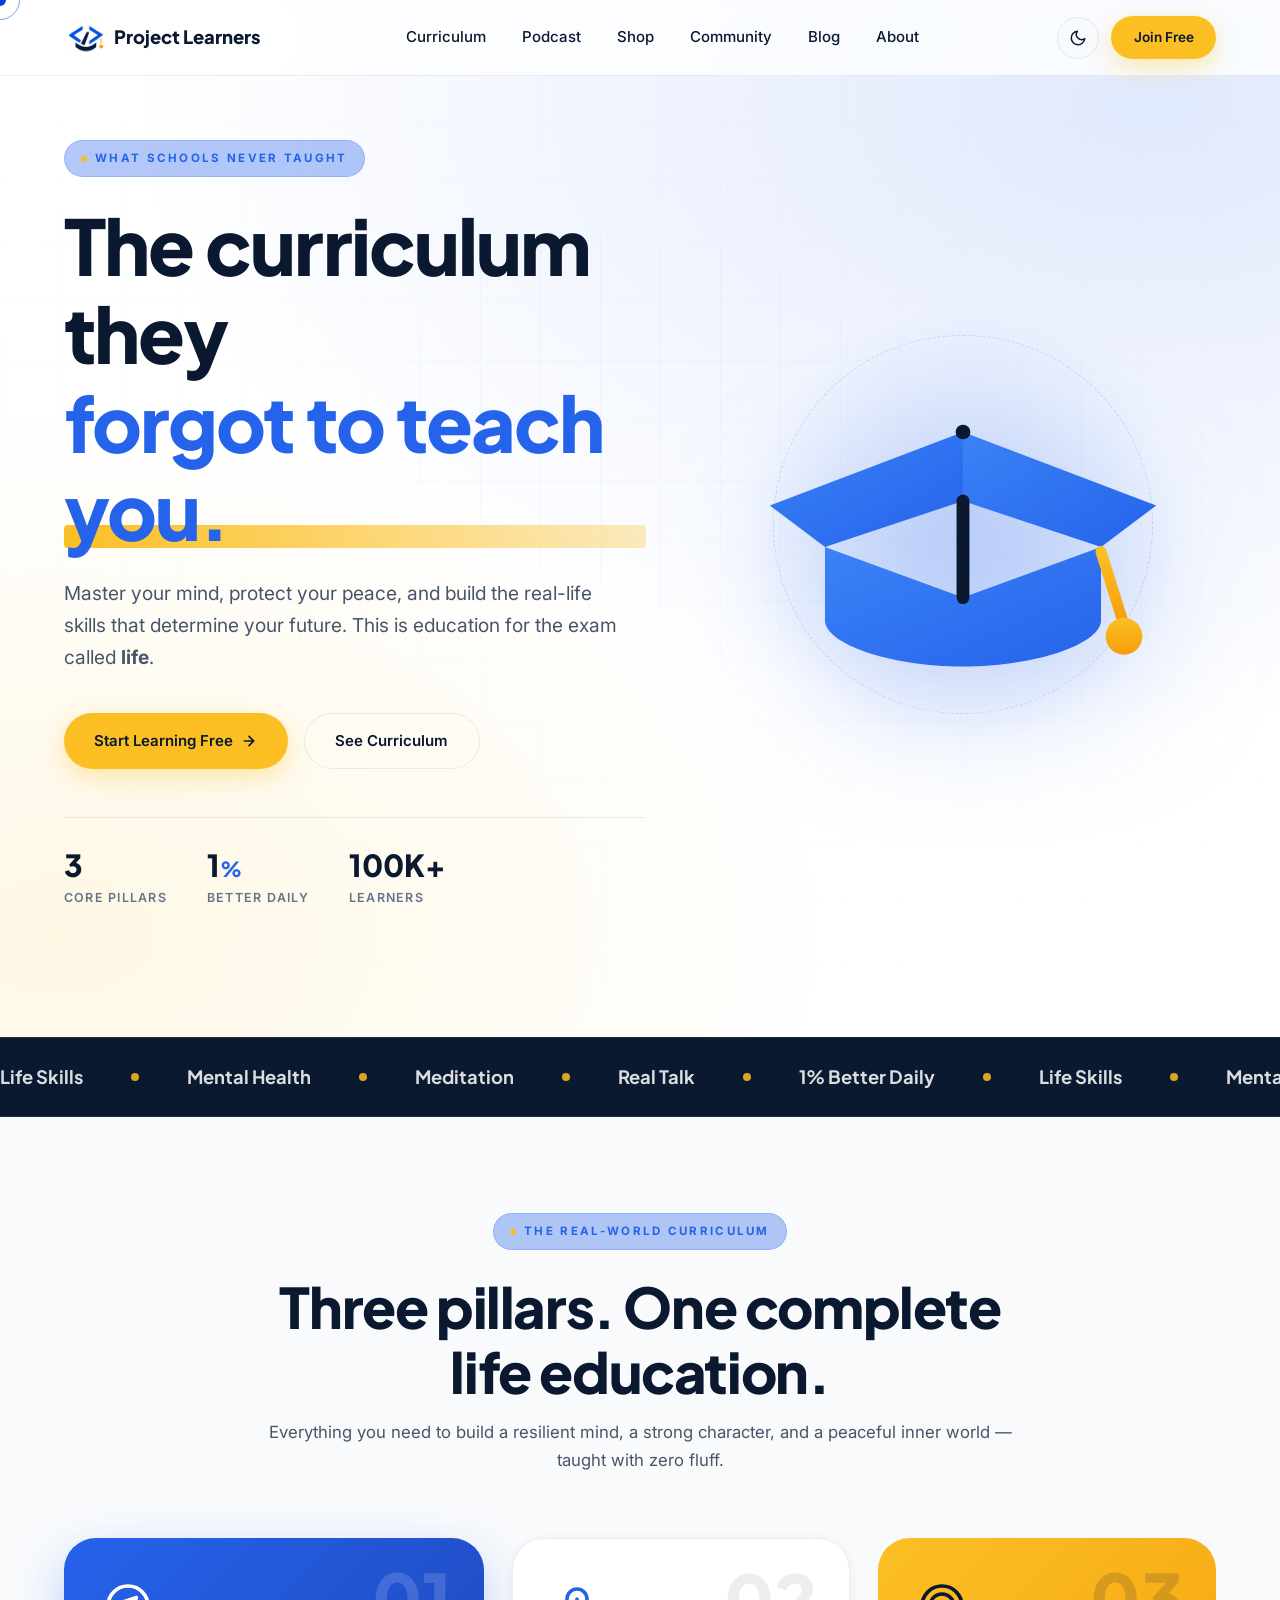
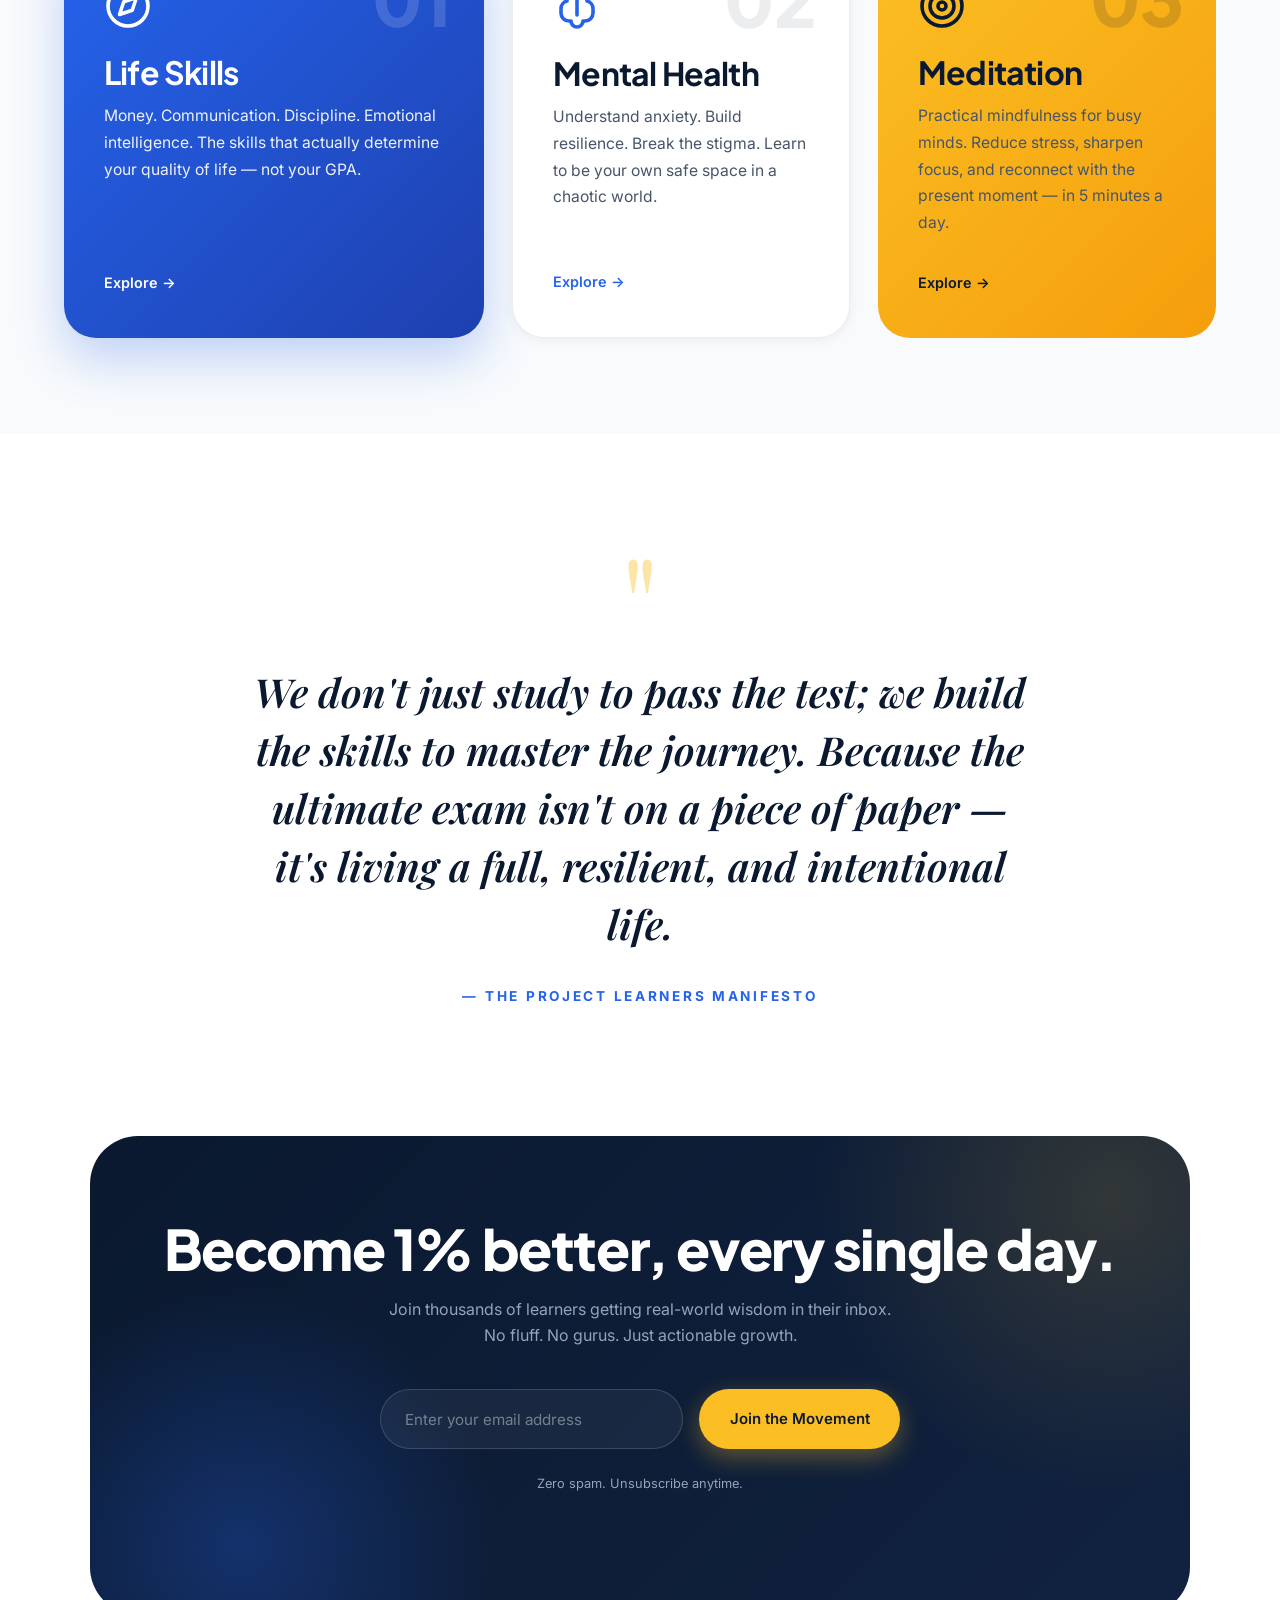
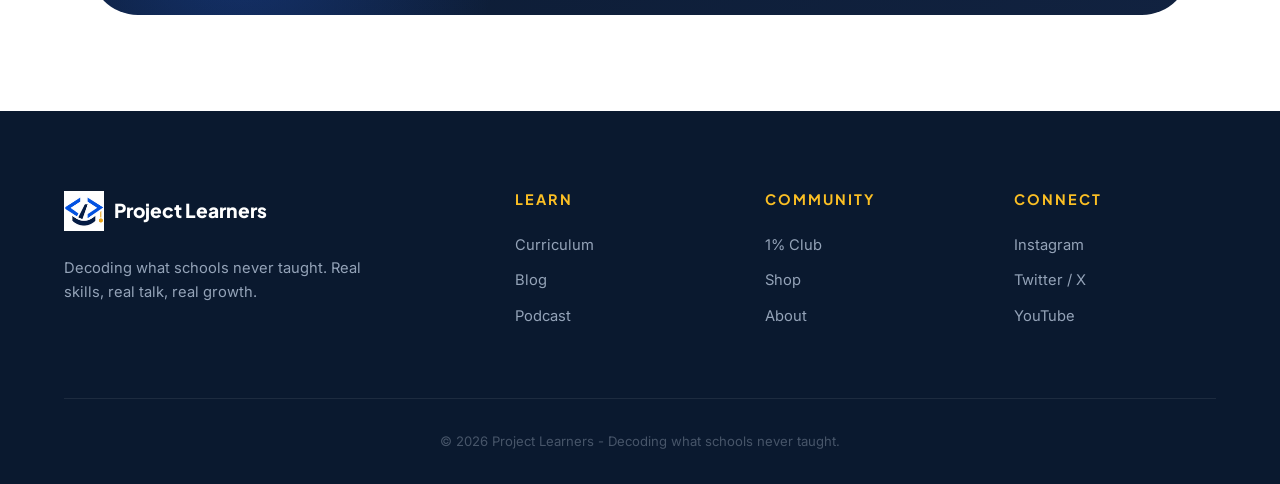
<file: index.html>
<!DOCTYPE html>
<html lang="en" data-theme="light">
<head>
<meta charset="UTF-8">
<meta name="viewport" content="width=device-width,initial-scale=1.0">
<title>Project Learners | Life Skills, Mental Health & Meditation — What Schools Never Taught</title>
<meta name="description" content="Project Learners is the real-world curriculum. Master life skills, protect your mental health, and learn meditation. Become 1% better daily with what schools never taught.">
<meta name="keywords" content="life skills,mental health,meditation,self improvement,real world education,project learners,mindset,discipline">
<meta name="robots" content="index,follow,max-image-preview:large">
<link rel="canonical" href="https://projectlearners.netlify.app/">
<meta property="og:type" content="website">
<meta property="og:title" content="Project Learners | The Curriculum They Forgot to Teach You">
<meta property="og:description" content="Master your mind, protect your peace, build real life skills.">
<meta name="theme-color" content="#0A192F">

<link rel="icon" type="image/svg+xml" href="logo.svg">
<link rel="icon" type="image/png" sizes="32x32" href="favicon-32x32.png">
<link rel="icon" type="image/png" sizes="16x16" href="favicon-16x16.png">
<link rel="apple-touch-icon" sizes="180x180" href="apple-touch-icon.png">
<link rel="manifest" href="site.webmanifest">

<link rel="preconnect" href="https://fonts.googleapis.com">
<link rel="preconnect" href="https://fonts.gstatic.com" crossorigin>
<link href="https://fonts.googleapis.com/css2?family=Inter:wght@400;500;600;700&family=JetBrains+Mono:wght@500&family=Playfair+Display:ital,wght@1,600&family=Plus+Jakarta+Sans:wght@600;700;800&display=swap" rel="stylesheet">
<link rel="stylesheet" href="styles.css">
<script type="application/ld+json">
{"@context":"https://schema.org","@graph":[{"@type":"EducationalOrganization","@id":"https://projectlearners.netlify.app/#org","name":"Project Learners","url":"https://projectlearners.netlify.app/","description":"A digital ecosystem for modern self-education teaching Life Skills, Mental Health, and Meditation.","slogan":"We don't just study to pass the test; we build the skills to master the journey.","sameAs":["https://www.instagram.com/projectlearners"],"knowsAbout":["Life Skills","Mental Health","Meditation","Emotional Intelligence","Mindfulness"]},{"@type":"WebSite","@id":"https://projectlearners.netlify.app/#website","url":"https://projectlearners.netlify.app/","name":"Project Learners","publisher":{"@id":"https://projectlearners.netlify.app/#org"}},{"@type":"FAQPage","mainEntity":[{"@type":"Question","name":"What is Project Learners?","acceptedAnswer":{"@type":"Answer","text":"Project Learners is a real-world education platform teaching Life Skills, Mental Health, and Meditation — the topics schools never cover but life demands."}},{"@type":"Question","name":"What does Project Learners teach?","acceptedAnswer":{"@type":"Answer","text":"We teach three core pillars: Life Skills, Mental Health, and Meditation."}},{"@type":"Question","name":"How do I join Project Learners?","acceptedAnswer":{"@type":"Answer","text":"Join by subscribing to our newsletter for weekly real-world wisdom."}}]}]}
</script>
</head>
<body>

<div class="cursor"></div>
<div class="cursor-ring"></div>
<div id="progress"></div>

<!-- NAV -->
<header class="nav">
  <a href="index.html" class="brand">
    <img src="favicon.svg" alt="Project Learners logo" class="logo-img">
    Project Learners
  </a>
  <nav class="nav-links">
    <a href="curriculum.html">Curriculum</a>
    <a href="podcast.html">Podcast</a>
    <a href="shop.html">Shop</a>
    <a href="community.html">Community</a>
    <a href="blog.html">Blog</a>
    <a href="about.html">About</a>
  </nav>
  <div class="nav-actions">
    <button class="theme-toggle" aria-label="Toggle theme"></button>
    <a href="#join" class="btn btn-primary btn-sm">Join Free</a>
    <button class="menu-btn" aria-label="Menu"><span></span><span></span><span></span></button>
  </div>
</header>

<!-- MOBILE MENU -->
<div class="mobile-menu">
  <a href="curriculum.html">Curriculum</a>
  <a href="podcast.html">Podcast</a>
  <a href="shop.html">Shop</a>
  <a href="community.html">Community</a>
  <a href="blog.html">Blog</a>
  <a href="about.html">About</a>
</div>

<!-- HERO -->
<section class="hero">
  <div class="hero-copy reveal">
    <span class="eyebrow">What schools never taught</span>
    <h1>The curriculum they <span class="highlight">forgot to teach you.</span></h1>
    <p>Master your mind, protect your peace, and build the real-life skills that determine your future. This is education for the exam called <strong>life</strong>.</p>
    <div class="hero-cta">
      <a href="#join" class="btn btn-primary">
        Start Learning Free
        <svg viewBox="0 0 24 24" fill="none" stroke="currentColor" stroke-width="2.5" stroke-linecap="round"><path d="M5 12h14M12 5l7 7-7 7"/></svg>
      </a>
      <a href="curriculum.html" class="btn btn-ghost">See Curriculum</a>
    </div>
    <div class="hero-stats">
      <div><div class="stat-num" data-count="3">0</div><div class="stat-label">Core Pillars</div></div>
      <div><div class="stat-num"><span data-count="1">0</span><span class="unit">%</span></div><div class="stat-label">Better Daily</div></div>
      <div><div class="stat-num" data-count="100" data-suffix="K+">0</div><div class="stat-label">Learners</div></div>
    </div>
  </div>
  <div class="hero-visual">
    <svg class="hero-logo svg-draw" viewBox="0 0 500 500" fill="none" xmlns="http://www.w3.org/2000/svg">
      <defs>
        <linearGradient id="capGrad" x1="0%" y1="0%" x2="100%" y2="100%">
          <stop offset="0%" stop-color="#3B82F6"/>
          <stop offset="100%" stop-color="#2563EB"/>
        </linearGradient>
        <linearGradient id="goldGrad" x1="0%" y1="0%" x2="0%" y2="100%">
          <stop offset="0%" stop-color="#FBBF24"/>
          <stop offset="100%" stop-color="#F59E0B"/>
        </linearGradient>
      </defs>
      <path d="M100 275 L250 330 L400 275 L400 355 C400 380 330 405 250 405 C170 405 100 380 100 355 Z" fill="url(#capGrad)"/>
      <path d="M40 230 L250 150 L250 225 L100 275 Z" fill="url(#capGrad)"/>
      <path d="M460 230 L250 150 L250 225 L400 275 Z" fill="url(#capGrad)"/>
      <line x1="250" y1="225" x2="250" y2="330" stroke="#0A192F" stroke-width="14" stroke-linecap="round"/>
      <g class="tassel">
        <line x1="400" y1="280" x2="425" y2="360" stroke="url(#goldGrad)" stroke-width="12" stroke-linecap="round"/>
        <circle cx="425" cy="372" r="20" fill="url(#goldGrad)"/>
      </g>
      <circle cx="250" cy="150" r="8" fill="#0A192F"/>
    </svg>
  </div>
</section>

<!-- MARQUEE -->
<div class="marquee">
  <div class="marquee-track">
    <span>Life Skills</span><span>Mental Health</span><span>Meditation</span><span>Real Talk</span><span>1% Better Daily</span>
    <span>Life Skills</span><span>Mental Health</span><span>Meditation</span><span>Real Talk</span><span>1% Better Daily</span>
  </div>
</div>

<!-- PILLARS -->
<section class="pillars" id="pillars">
  <div class="container">
    <div class="section-head reveal">
      <span class="eyebrow">The Real-World Curriculum</span>
      <h2>Three pillars. One complete life education.</h2>
      <p>Everything you need to build a resilient mind, a strong character, and a peaceful inner world — taught with zero fluff.</p>
    </div>
    <div class="bento">
      <article class="pillar pillar-life reveal">
        <span class="num">01</span>
        <div>
          <svg class="icon" viewBox="0 0 24 24" fill="none" stroke="currentColor" stroke-width="1.8" stroke-linecap="round" stroke-linejoin="round"><circle cx="12" cy="12" r="10"/><polygon points="16.24 7.76 14.12 14.12 7.76 16.24 9.88 9.88 16.24 7.76"/></svg>
          <h3>Life Skills</h3>
          <p>Money. Communication. Discipline. Emotional intelligence. The skills that actually determine your quality of life — not your GPA.</p>
        </div>
        <a href="curriculum.html#life" class="cta-link">Explore →</a>
      </article>
      <article class="pillar pillar-mind reveal d1">
        <span class="num">02</span>
        <div>
          <svg class="icon" viewBox="0 0 24 24" fill="none" stroke="currentColor" stroke-width="1.8" stroke-linecap="round" stroke-linejoin="round"><path d="M12 3a5 5 0 0 0-5 5v1a4 4 0 0 0-3 3.87V15a4 4 0 0 0 4 4h1a3 3 0 0 0 6 0h1a4 4 0 0 0 4-4v-2.13A4 4 0 0 0 17 9V8a5 5 0 0 0-5-5z"/><path d="M12 8v8"/></svg>
          <h3>Mental Health</h3>
          <p>Understand anxiety. Build resilience. Break the stigma. Learn to be your own safe space in a chaotic world.</p>
        </div>
        <a href="curriculum.html#mental" class="cta-link" style="color:var(--royal)">Explore →</a>
      </article>
      <article class="pillar pillar-zen reveal d2">
        <span class="num">03</span>
        <div>
          <svg class="icon breathe" viewBox="0 0 24 24" fill="none" stroke="currentColor" stroke-width="1.8" stroke-linecap="round" stroke-linejoin="round"><circle cx="12" cy="12" r="10"/><circle cx="12" cy="12" r="6"/><circle cx="12" cy="12" r="2"/></svg>
          <h3>Meditation</h3>
          <p>Practical mindfulness for busy minds. Reduce stress, sharpen focus, and reconnect with the present moment — in 5 minutes a day.</p>
        </div>
        <a href="curriculum.html#meditation" class="cta-link">Explore →</a>
      </article>
    </div>
  </div>
</section>

<!-- QUOTE -->
<section class="quote">
  <div class="container-narrow reveal">
    <span class="quote-mark">"</span>
    <blockquote>We don't just study to pass the test; we build the skills to master the journey. Because the ultimate exam isn't on a piece of paper — it's living a full, resilient, and intentional life.</blockquote>
    <cite>— The Project Learners Manifesto</cite>
  </div>
</section>

<!-- CTA -->
<section class="cta" id="join">
  <div class="cta-inner reveal">
    <h2>Become 1% better, every single day.</h2>
    <p>Join thousands of learners getting real-world wisdom in their inbox. No fluff. No gurus. Just actionable growth.</p>
    <form class="form" data-newsletter>
      <input type="email" placeholder="Enter your email address" required>
      <button type="submit" class="btn btn-primary">Join the Movement</button>
    </form>
    <p style="font-size:.8rem;margin-top:1.5rem;color:var(--slate-light)">Zero spam. Unsubscribe anytime.</p>
  </div>
</section>

<!-- FOOTER -->
<footer>
  <div class="footer-grid">
    <div class="footer-col">
      <div class="footer-brand">
          <img src="favicon.svg" alt="Project Learners logo" class="logo-img"> Project Learners
      </div>
      <p style="color:var(--slate-light);font-size:.92rem;max-width:320px">Decoding what schools never taught. Real skills, real talk, real growth.</p>
    </div>
    <div class="footer-col">
      <h5>Learn</h5>
      <a href="curriculum.html">Curriculum</a>
      <a href="blog.html">Blog</a>
      <a href="podcast.html">Podcast</a>
    </div>
    <div class="footer-col">
      <h5>Community</h5>
      <a href="community.html">1% Club</a>
      <a href="shop.html">Shop</a>
      <a href="about.html">About</a>
    </div>
    <div class="footer-col">
      <h5>Connect</h5>
      <a href="#">Instagram</a>
      <a href="#">Twitter / X</a>
      <a href="#">YouTube</a>
    </div>
  </div>
  <div class="footer-bottom">
    <p>&copy; 2026 Project Learners - Decoding what schools never taught.</p>
  </div>
</footer>

<script src="script.js"></script>
</body>
</html>
</file>
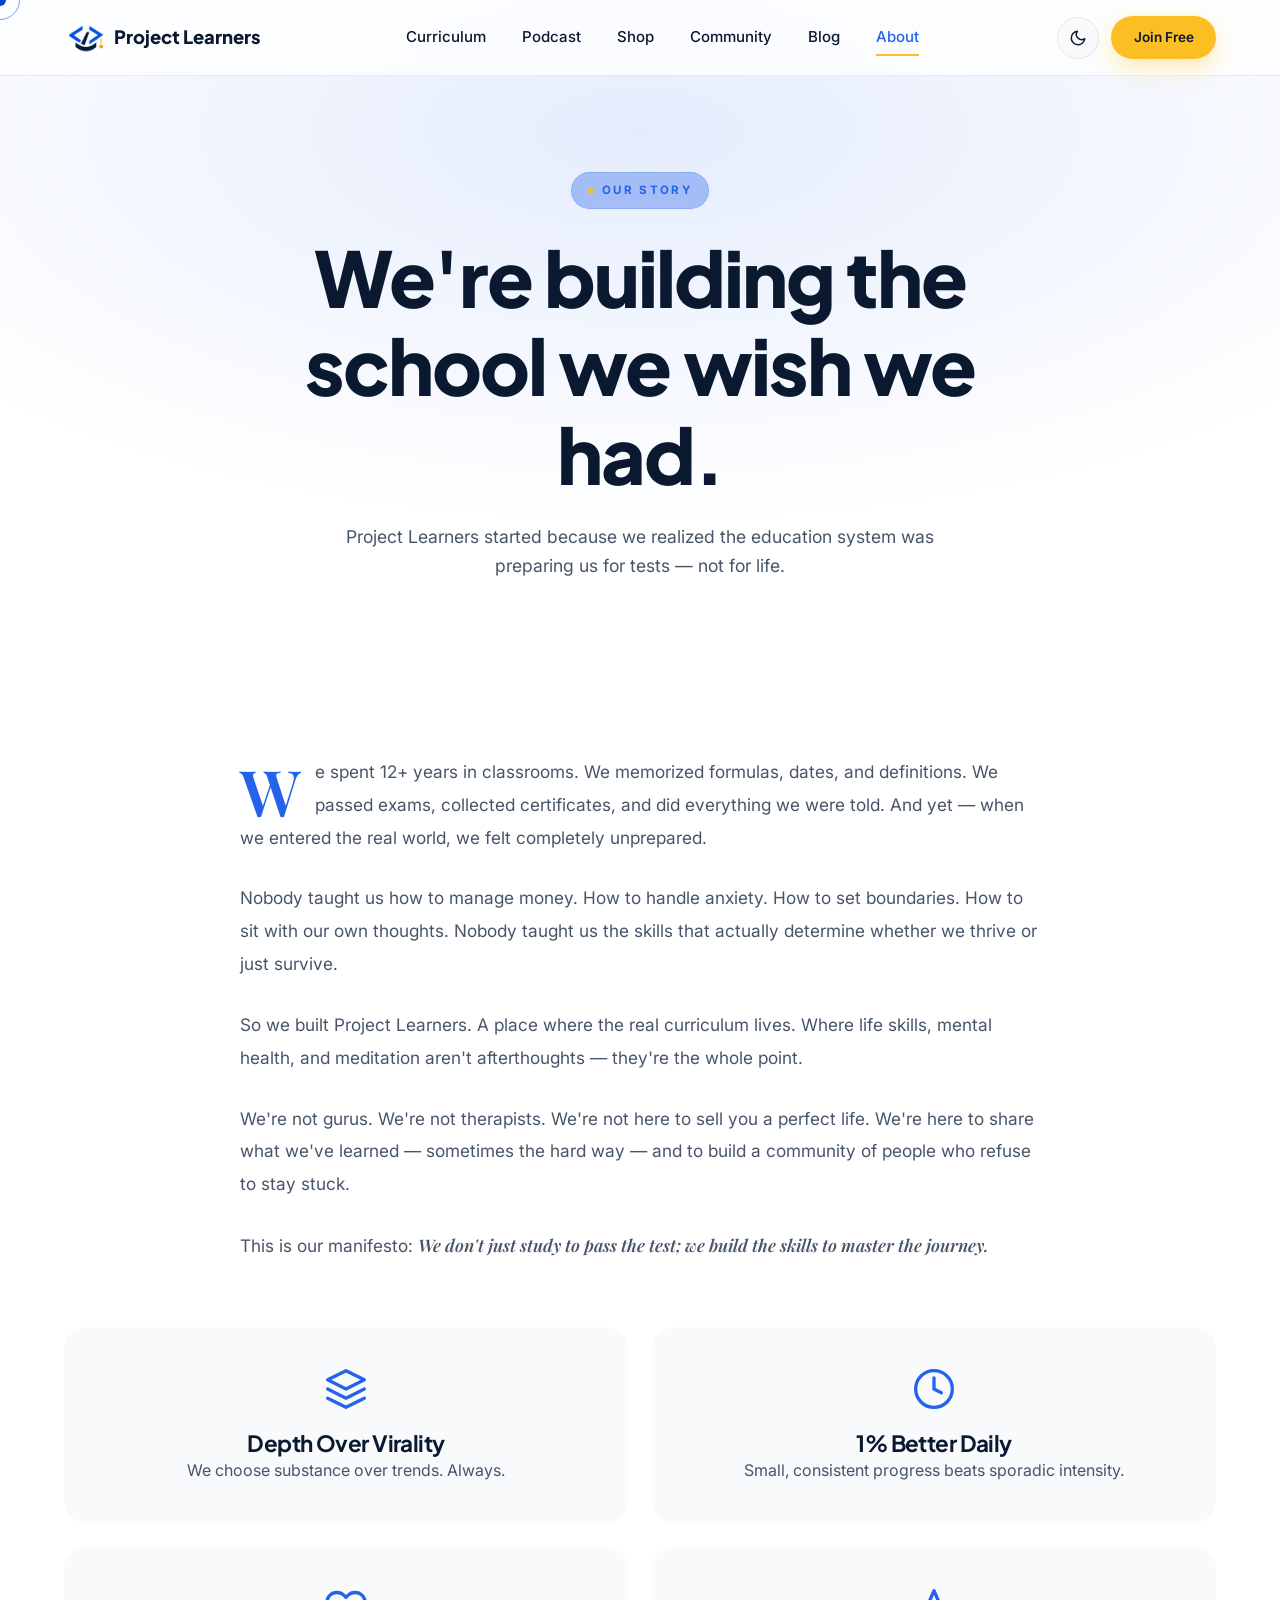
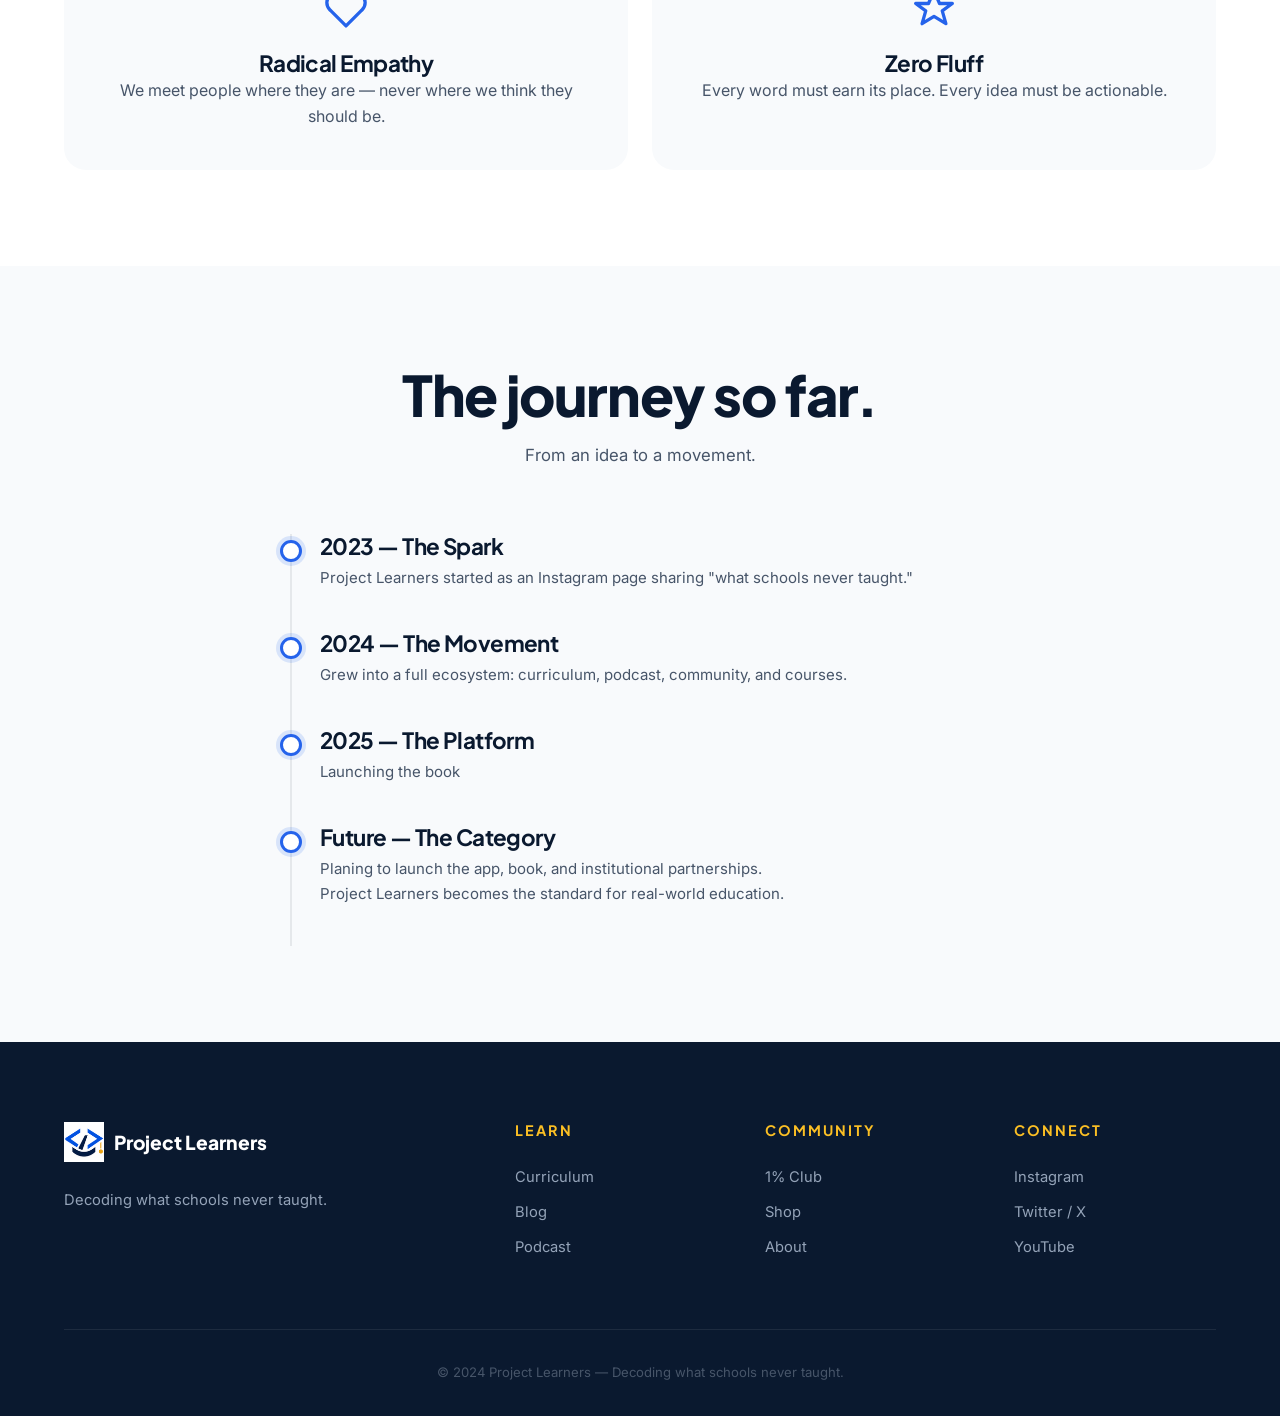
<file: about.html>
<!DOCTYPE html>
<html lang="en" data-theme="light">
<head>
<meta charset="UTF-8">
<meta name="viewport" content="width=device-width,initial-scale=1.0">
<title>About | Project Learners — Our Manifesto & Mission</title>
<meta name="description" content="Project Learners exists to teach what schools never did: life skills, mental health, and meditation. Read our manifesto.">

<link rel="icon" type="image/svg+xml" href="logo.svg">
<link rel="icon" type="image/png" sizes="32x32" href="favicon-32x32.png">
<link rel="icon" type="image/png" sizes="16x16" href="favicon-16x16.png">
<link rel="apple-touch-icon" sizes="180x180" href="apple-touch-icon.png">
<link rel="manifest" href="site.webmanifest">

<link rel="canonical" href="https://projectlearners.netlify.app/about">
<link rel="preconnect" href="https://fonts.googleapis.com">
<link href="https://fonts.googleapis.com/css2?family=Inter:wght@400;500;600;700&family=Playfair+Display:ital,wght@1,600&family=Plus+Jakarta+Sans:wght@600;700;800&display=swap" rel="stylesheet">
<link rel="stylesheet" href="styles.css">
</head>
<body>

<div class="cursor"></div><div class="cursor-ring"></div><div id="progress"></div>

<header class="nav">
  <a href="index.html" class="brand">
    <img src="favicon.svg" alt="Project Learners logo" class="logo-img">
    Project Learners
  </a>
  <nav class="nav-links">
    <a href="curriculum.html">Curriculum</a><a href="podcast.html">Podcast</a><a href="shop.html">Shop</a><a href="community.html">Community</a><a href="blog.html">Blog</a><a href="about.html">About</a>
  </nav>
  <div class="nav-actions">
    <button class="theme-toggle" aria-label="Toggle theme"></button>
    <a href="index.html#join" class="btn btn-primary btn-sm">Join Free</a>
    <button class="menu-btn" aria-label="Menu"><span></span><span></span><span></span></button>
  </div>
</header>
<div class="mobile-menu">
  <a href="curriculum.html">Curriculum</a><a href="podcast.html">Podcast</a><a href="shop.html">Shop</a><a href="community.html">Community</a><a href="blog.html">Blog</a><a href="about.html">About</a>
</div>

<section class="page-hero">
  <div class="container-narrow reveal">
    <span class="eyebrow">Our Story</span>
    <h1>We're building the school we wish we had.</h1>
    <p>Project Learners started because we realized the education system was preparing us for tests — not for life.</p>
  </div>
</section>

<section>
  <div class="container">
    <div class="about-story reveal">
      <p>We spent 12+ years in classrooms. We memorized formulas, dates, and definitions. We passed exams, collected certificates, and did everything we were told. And yet — when we entered the real world, we felt completely unprepared.</p>

      <p>Nobody taught us how to manage money. How to handle anxiety. How to set boundaries. How to sit with our own thoughts. Nobody taught us the skills that actually determine whether we thrive or just survive.</p>

      <p>So we built Project Learners. A place where the real curriculum lives. Where life skills, mental health, and meditation aren't afterthoughts — they're the whole point.</p>

      <p>We're not gurus. We're not therapists. We're not here to sell you a perfect life. We're here to share what we've learned — sometimes the hard way — and to build a community of people who refuse to stay stuck.</p>

      <p>This is our manifesto: <em class="accent">We don't just study to pass the test; we build the skills to master the journey.</em></p>
    </div>

    <div class="values-grid">
      <div class="value reveal">
        <svg viewBox="0 0 24 24" fill="none" stroke="currentColor" stroke-width="1.8" stroke-linecap="round" stroke-linejoin="round"><path d="M12 2L2 7l10 5 10-5-10-5z"/><path d="M2 17l10 5 10-5"/><path d="M2 12l10 5 10-5"/></svg>
        <h4>Depth Over Virality</h4>
        <p>We choose substance over trends. Always.</p>
      </div>
      <div class="value reveal d1">
        <svg viewBox="0 0 24 24" fill="none" stroke="currentColor" stroke-width="1.8" stroke-linecap="round" stroke-linejoin="round"><circle cx="12" cy="12" r="10"/><path d="M12 6v6l4 2"/></svg>
        <h4>1% Better Daily</h4>
        <p>Small, consistent progress beats sporadic intensity.</p>
      </div>
      <div class="value reveal d2">
        <svg viewBox="0 0 24 24" fill="none" stroke="currentColor" stroke-width="1.8" stroke-linecap="round" stroke-linejoin="round"><path d="M20.84 4.61a5.5 5.5 0 0 0-7.78 0L12 5.67l-1.06-1.06a5.5 5.5 0 0 0-7.78 7.78l1.06 1.06L12 21.23l7.78-7.78 1.06-1.06a5.5 5.5 0 0 0 0-7.78z"/></svg>
        <h4>Radical Empathy</h4>
        <p>We meet people where they are — never where we think they should be.</p>
      </div>
      <div class="value reveal d3">
        <svg viewBox="0 0 24 24" fill="none" stroke="currentColor" stroke-width="1.8" stroke-linecap="round" stroke-linejoin="round"><path d="M12 2l3 7h7l-5.5 4 2 7L12 16l-6.5 4 2-7L2 9h7z"/></svg>
        <h4>Zero Fluff</h4>
        <p>Every word must earn its place. Every idea must be actionable.</p>
      </div>
    </div>
  </div>
</section>

<section style="background:var(--off-white)">
  <div class="container">
    <div class="section-head reveal">
      <h2>The journey so far.</h2>
      <p>From an idea to a movement.</p>
    </div>
    <div class="timeline">
      <div class="timeline-item reveal"><h4>2023 — The Spark</h4><p>Project Learners started as an Instagram page sharing "what schools never taught."</p></div>
      <div class="timeline-item reveal d1"><h4>2024 — The Movement</h4><p>Grew into a full ecosystem: curriculum, podcast, community, and courses.</p></div>
      <div class="timeline-item reveal d2"><h4>2025 — The Platform</h4><p>Launching the book</p></div>
      <div class="timeline-item reveal d3"><h4>Future — The Category</h4><p> Planing to launch the app, book, and institutional partnerships. <br/>Project Learners becomes the standard for real-world education.</p></div>
    </div>
  </div>
</section>

<footer>
  <div class="footer-grid">
    <div class="footer-col">
      <div class="footer-brand">    <img src="favicon.svg" alt="Project Learners logo" class="logo-img">Project Learners</div>
      <p style="color:var(--slate-light);font-size:.92rem;max-width:320px">Decoding what schools never taught.</p>
    </div>
    <div class="footer-col"><h5>Learn</h5><a href="curriculum.html">Curriculum</a><a href="blog.html">Blog</a><a href="podcast.html">Podcast</a></div>
    <div class="footer-col"><h5>Community</h5><a href="community.html">1% Club</a><a href="shop.html">Shop</a><a href="about.html">About</a></div>
    <div class="footer-col"><h5>Connect</h5><a href="#">Instagram</a><a href="#">Twitter / X</a><a href="#">YouTube</a></div>
  </div>
  <div class="footer-bottom"><p>&copy; 2024 Project Learners — Decoding what schools never taught.</p></div>
</footer>

<script src="script.js"></script>
</body>
</html>
</file>
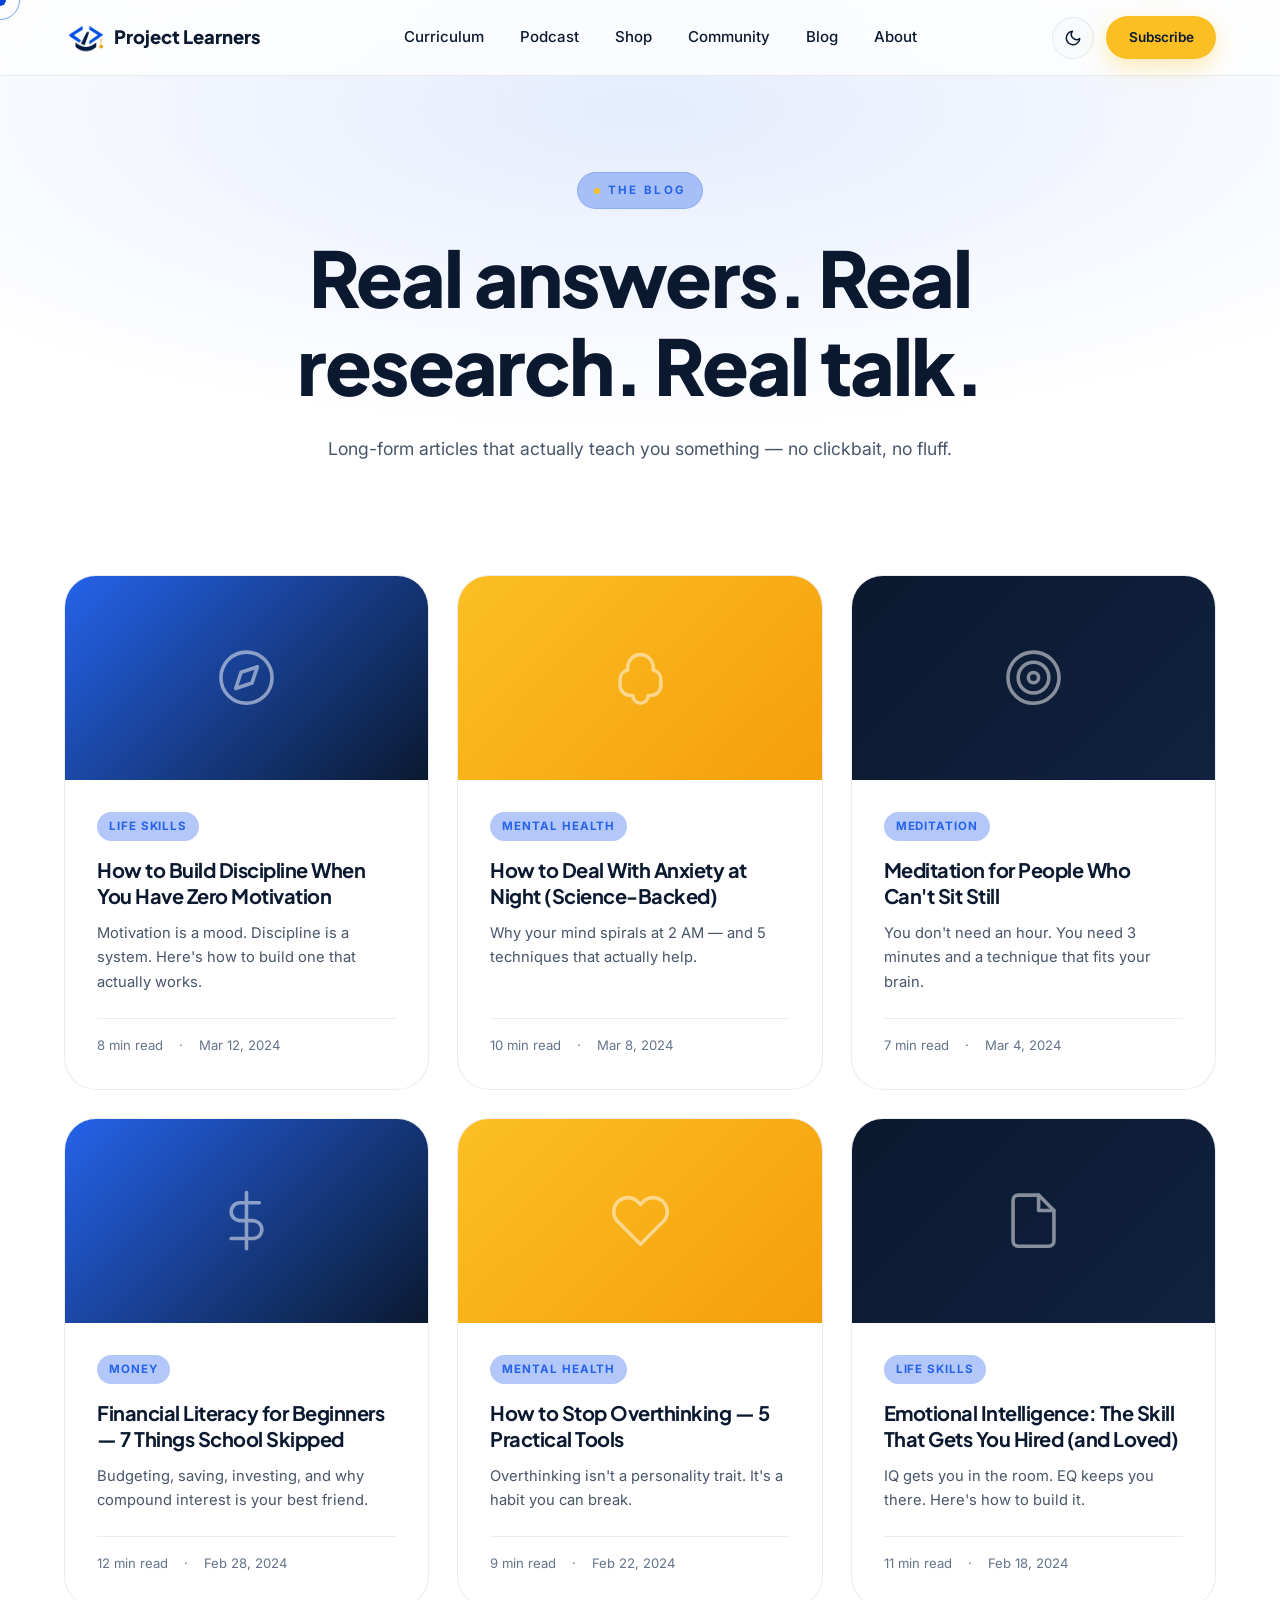
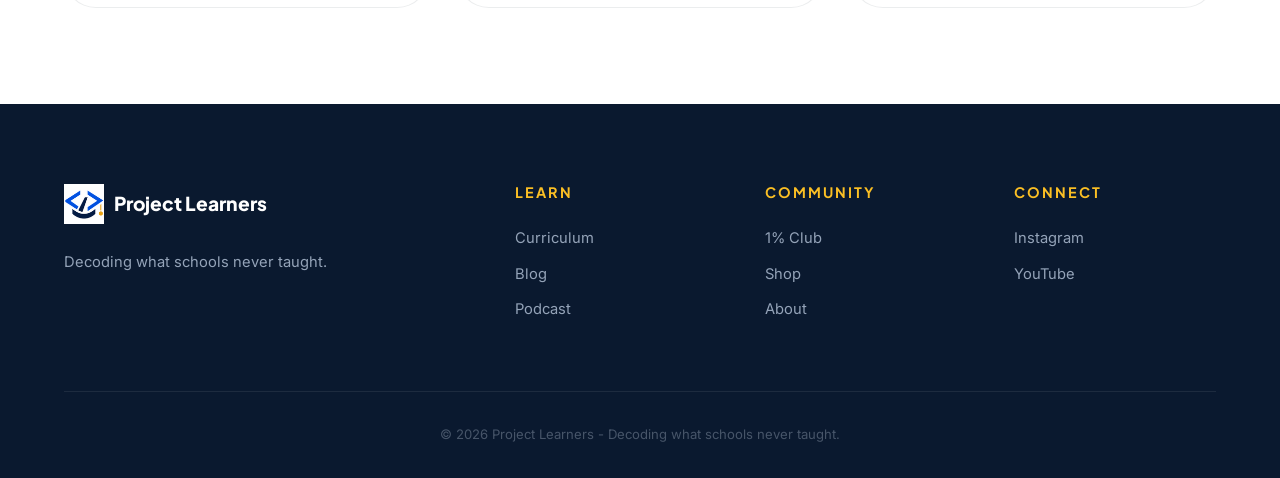
<file: blog.html>
<!DOCTYPE html>
<html lang="en" data-theme="light">
<head>
<meta charset="UTF-8">
<meta name="viewport" content="width=device-width,initial-scale=1.0">
<title>Blog | Project Learners — Real-World Education Articles</title>
<meta name="description" content="Long-form articles on life skills, mental health, and meditation. Real-world wisdom schools never taught.">

<link rel="icon" type="image/svg+xml" href="logo.svg">
<link rel="icon" type="image/png" sizes="32x32" href="favicon-32x32.png">
<link rel="icon" type="image/png" sizes="16x16" href="favicon-16x16.png">
<link rel="apple-touch-icon" sizes="180x180" href="apple-touch-icon.png">
<link rel="manifest" href="site.webmanifest">

<link rel="canonical" href="https://projectlearners.netlify.app/blog">
<link rel="preconnect" href="https://fonts.googleapis.com">
<link href="https://fonts.googleapis.com/css2?family=Inter:wght@400;500;600;700&family=Playfair+Display:ital,wght@1,600&family=Plus+Jakarta+Sans:wght@600;700;800&display=swap" rel="stylesheet">
<link rel="stylesheet" href="styles.css">
</head>
<body>

<div class="cursor"></div><div class="cursor-ring"></div><div id="progress"></div>

<header class="nav">
  <a href="index.html" class="brand">
        <img src="favicon.svg" alt="Project Learners logo" class="logo-img">
    Project Learners
  </a>
  <nav class="nav-links">
    <a href="/curriculum">Curriculum</a><a href="/podcast">Podcast</a><a href="/shop">Shop</a><a href="/community">Community</a><a href="/blog">Blog</a><a href="/about">About</a>
  </nav>
  <div class="nav-actions">
    <button class="theme-toggle" aria-label="Toggle theme"></button>
    <a href="index.html#join" class="btn btn-primary btn-sm">Subscribe</a>
    <button class="menu-btn" aria-label="Menu"><span></span><span></span><span></span></button>
  </div>
</header>
<div class="mobile-menu">
  <a href="curriculum.html">Curriculum</a><a href="podcast.html">Podcast</a><a href="shop.html">Shop</a><a href="community.html">Community</a><a href="blog.html">Blog</a><a href="about.html">About</a>
</div>

<section class="page-hero">
  <div class="container-narrow reveal">
    <span class="eyebrow">The Blog</span>
    <h1>Real answers. Real research. Real talk.</h1>
    <p>Long-form articles that actually teach you something — no clickbait, no fluff.</p>
  </div>
</section>

<section style="padding-top:2rem">
  <div class="container">
    <div class="blog-grid">

      <article class="blog-card reveal">
        <div class="blog-cover">
          <svg viewBox="0 0 24 24" fill="none" stroke="currentColor" stroke-width="1.4" stroke-linecap="round" stroke-linejoin="round"><circle cx="12" cy="12" r="10"/><polygon points="16.24 7.76 14.12 14.12 7.76 16.24 9.88 9.88 16.24 7.76"/></svg>
        </div>
        <div class="blog-body">
          <span class="blog-tag">Life Skills</span>
          <h3>How to Build Discipline When You Have Zero Motivation</h3>
          <p>Motivation is a mood. Discipline is a system. Here's how to build one that actually works.</p>
          <div class="blog-meta"><span>8 min read</span><span>·</span><span>Mar 12, 2024</span></div>
        </div>
      </article>

      <article class="blog-card reveal d1">
        <div class="blog-cover gold">
          <svg viewBox="0 0 24 24" fill="none" stroke="currentColor" stroke-width="1.4" stroke-linecap="round" stroke-linejoin="round"><path d="M12 3a5 5 0 0 0-5 5v1a4 4 0 0 0-3 3.87V15a4 4 0 0 0 4 4h1a3 3 0 0 0 6 0h1a4 4 0 0 0 4-4v-2.13A4 4 0 0 0 17 9V8a5 5 0 0 0-5-5z"/></svg>
        </div>
        <div class="blog-body">
          <span class="blog-tag">Mental Health</span>
          <h3>How to Deal With Anxiety at Night (Science-Backed)</h3>
          <p>Why your mind spirals at 2 AM — and 5 techniques that actually help.</p>
          <div class="blog-meta"><span>10 min read</span><span>·</span><span>Mar 8, 2024</span></div>
        </div>
      </article>

      <article class="blog-card reveal d2">
        <div class="blog-cover navy">
          <svg viewBox="0 0 24 24" fill="none" stroke="currentColor" stroke-width="1.4" stroke-linecap="round" stroke-linejoin="round"><circle cx="12" cy="12" r="10"/><circle cx="12" cy="12" r="6"/><circle cx="12" cy="12" r="2"/></svg>
        </div>
        <div class="blog-body">
          <span class="blog-tag">Meditation</span>
          <h3>Meditation for People Who Can't Sit Still</h3>
          <p>You don't need an hour. You need 3 minutes and a technique that fits your brain.</p>
          <div class="blog-meta"><span>7 min read</span><span>·</span><span>Mar 4, 2024</span></div>
        </div>
      </article>

      <article class="blog-card reveal">
        <div class="blog-cover">
          <svg viewBox="0 0 24 24" fill="none" stroke="currentColor" stroke-width="1.4" stroke-linecap="round" stroke-linejoin="round"><path d="M12 1v22M17 5H9.5a3.5 3.5 0 0 0 0 7h5a3.5 3.5 0 0 1 0 7H6"/></svg>
        </div>
        <div class="blog-body">
          <span class="blog-tag">Money</span>
          <h3>Financial Literacy for Beginners — 7 Things School Skipped</h3>
          <p>Budgeting, saving, investing, and why compound interest is your best friend.</p>
          <div class="blog-meta"><span>12 min read</span><span>·</span><span>Feb 28, 2024</span></div>
        </div>
      </article>

      <article class="blog-card reveal d1">
        <div class="blog-cover gold">
          <svg viewBox="0 0 24 24" fill="none" stroke="currentColor" stroke-width="1.4" stroke-linecap="round" stroke-linejoin="round"><path d="M20.84 4.61a5.5 5.5 0 0 0-7.78 0L12 5.67l-1.06-1.06a5.5 5.5 0 0 0-7.78 7.78l1.06 1.06L12 21.23l7.78-7.78 1.06-1.06a5.5 5.5 0 0 0 0-7.78z"/></svg>
        </div>
        <div class="blog-body">
          <span class="blog-tag">Mental Health</span>
          <h3>How to Stop Overthinking — 5 Practical Tools</h3>
          <p>Overthinking isn't a personality trait. It's a habit you can break.</p>
          <div class="blog-meta"><span>9 min read</span><span>·</span><span>Feb 22, 2024</span></div>
        </div>
      </article>

      <article class="blog-card reveal d2">
        <div class="blog-cover navy">
          <svg viewBox="0 0 24 24" fill="none" stroke="currentColor" stroke-width="1.4" stroke-linecap="round" stroke-linejoin="round"><path d="M14 2H6a2 2 0 0 0-2 2v16a2 2 0 0 0 2 2h12a2 2 0 0 0 2-2V8z"/><polyline points="14 2 14 8 20 8"/></svg>
        </div>
        <div class="blog-body">
          <span class="blog-tag">Life Skills</span>
          <h3>Emotional Intelligence: The Skill That Gets You Hired (and Loved)</h3>
          <p>IQ gets you in the room. EQ keeps you there. Here's how to build it.</p>
          <div class="blog-meta"><span>11 min read</span><span>·</span><span>Feb 18, 2024</span></div>
        </div>
      </article>

    </div>
  </div>
</section>

<footer>
  <div class="footer-grid">
    <div class="footer-col">
      <div class="footer-brand">    <img src="favicon.svg" alt="Project Learners logo" class="logo-img">
Project Learners</div>
      <p style="color:var(--slate-light);font-size:.92rem;max-width:320px">Decoding what schools never taught.</p>
    </div>
    <div class="footer-col"><h5>Learn</h5><a href="/curriculum">Curriculum</a><a href="blog.html">Blog</a><a href="podcast.html">Podcast</a></div>
    <div class="footer-col"><h5>Community</h5><a href="/community">1% Club</a><a href="shop.html">Shop</a><a href="about.html">About</a></div>
    <div class="footer-col"><h5>Connect</h5><a href="https://www.instagram.com/projectlearners.me/">Instagram</a><a href="https://www.youtube.com/@projectlearners">YouTube</a></div>
  </div>
  <div class="footer-bottom"><p>&copy; 2026 Project Learners - Decoding what schools never taught.</p></div>
</footer>

<script src="script.js"></script>
</body>
</html>
</file>
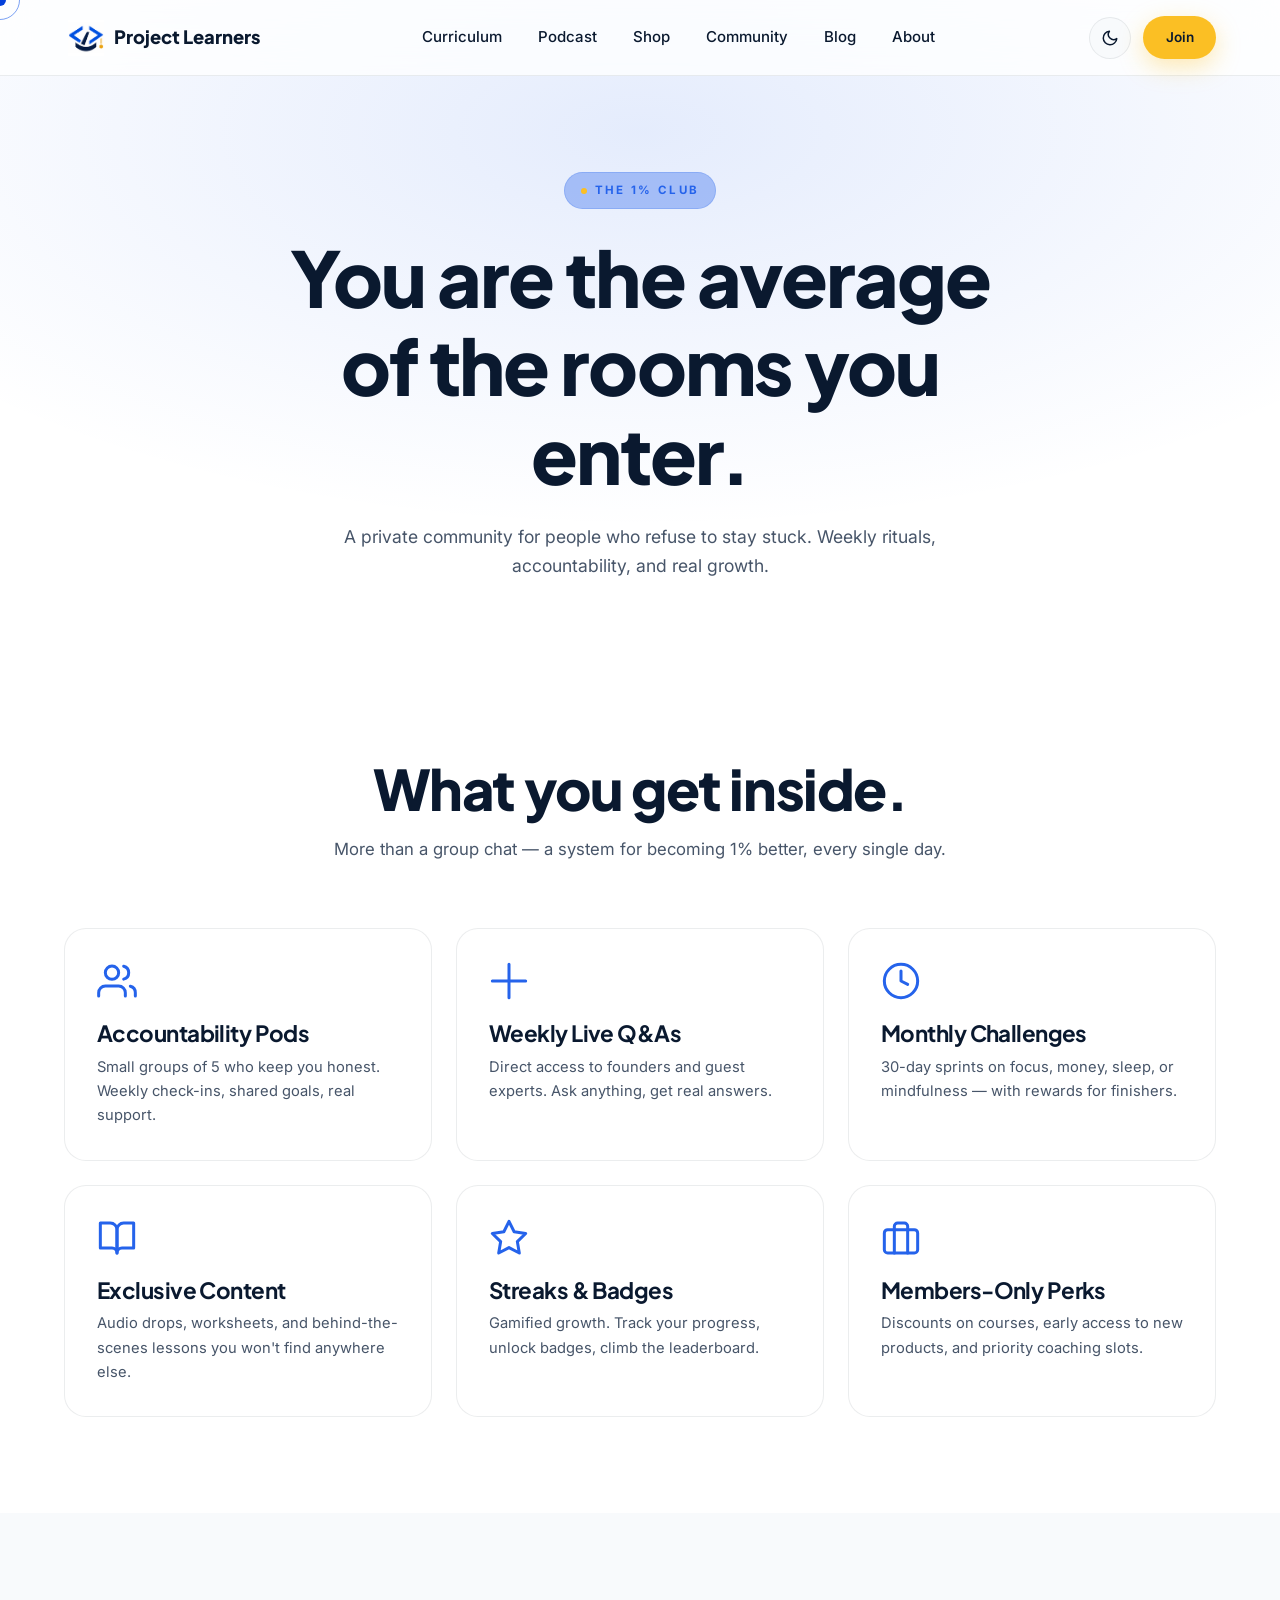
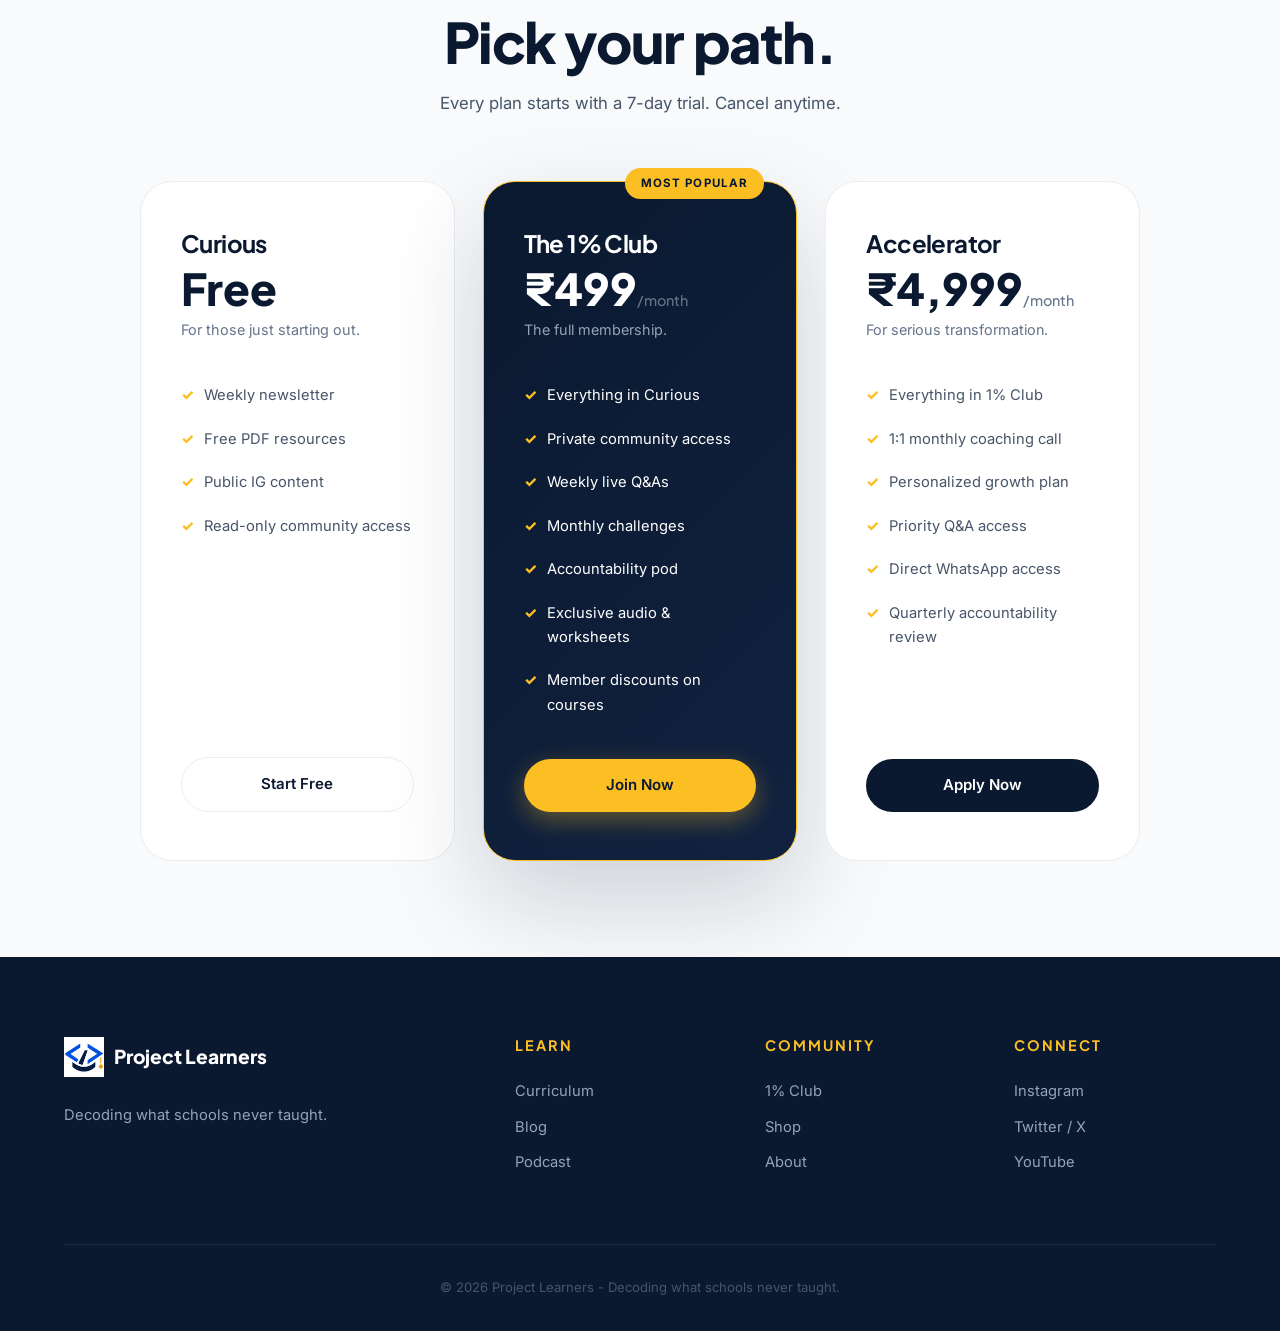
<file: community.html>
<!DOCTYPE html>
<html lang="en" data-theme="light">
<head>
<meta charset="UTF-8">
<meta name="viewport" content="width=device-width,initial-scale=1.0">
<title>Community | The 1% Club — Project Learners</title>
<meta name="description" content="Join the Project Learners 1% Club — a community for people who refuse to stay stuck. Monthly challenges, live Q&As, accountability pods.">

<link rel="icon" type="image/svg+xml" href="logo.svg">
<link rel="icon" type="image/png" sizes="32x32" href="favicon-32x32.png">
<link rel="icon" type="image/png" sizes="16x16" href="favicon-16x16.png">
<link rel="apple-touch-icon" sizes="180x180" href="apple-touch-icon.png">
<link rel="manifest" href="site.webmanifest">

<link rel="canonical" href="https://projectlearners.netlify.app/community">
<link rel="preconnect" href="https://fonts.googleapis.com">
<link href="https://fonts.googleapis.com/css2?family=Inter:wght@400;500;600;700&family=Playfair+Display:ital,wght@1,600&family=Plus+Jakarta+Sans:wght@600;700;800&display=swap" rel="stylesheet">
<link rel="stylesheet" href="styles.css">
</head>
<body>

<div class="cursor"></div><div class="cursor-ring"></div><div id="progress"></div>

<header class="nav">
  <a href="/" class="brand">
        <img src="favicon.svg" alt="Project Learners logo" class="logo-img">Project Learners
  </a>
  <nav class="nav-links">
    <a href="/curriculum">Curriculum</a><a href="/podcast">Podcast</a><a href="/shop">Shop</a><a href="/community">Community</a><a href="/blog">Blog</a><a href="/about">About</a>
  </nav>
  <div class="nav-actions">
    <button class="theme-toggle" aria-label="Toggle theme"></button>
    <a href="#plans" class="btn btn-primary btn-sm">Join</a>
    <button class="menu-btn" aria-label="Menu"><span></span><span></span><span></span></button>
  </div>
</header>
<div class="mobile-menu">
  <a href="curriculum.html">Curriculum</a><a href="podcast.html">Podcast</a><a href="shop.html">Shop</a><a href="community.html">Community</a><a href="blog.html">Blog</a><a href="about.html">About</a>
</div>

<section class="page-hero">
  <div class="container-narrow reveal">
    <span class="eyebrow">The 1% Club</span>
    <h1>You are the average of the rooms you enter.</h1>
    <p>A private community for people who refuse to stay stuck. Weekly rituals, accountability, and real growth.</p>
  </div>
</section>

<section>
  <div class="container">
    <div class="section-head reveal">
      <h2>What you get inside.</h2>
      <p>More than a group chat — a system for becoming 1% better, every single day.</p>
    </div>
    <div class="benefit-grid">
      <div class="benefit reveal">
        <svg viewBox="0 0 24 24" fill="none" stroke="currentColor" stroke-width="1.8" stroke-linecap="round" stroke-linejoin="round"><path d="M17 21v-2a4 4 0 0 0-4-4H5a4 4 0 0 0-4 4v2"/><circle cx="9" cy="7" r="4"/><path d="M23 21v-2a4 4 0 0 0-3-3.87"/><path d="M16 3.13a4 4 0 0 1 0 7.75"/></svg>
        <h4>Accountability Pods</h4>
        <p>Small groups of 5 who keep you honest. Weekly check-ins, shared goals, real support.</p>
      </div>
      <div class="benefit reveal d1">
        <svg viewBox="0 0 24 24" fill="none" stroke="currentColor" stroke-width="1.8" stroke-linecap="round" stroke-linejoin="round"><path d="M12 2v20M2 12h20"/></svg>
        <h4>Weekly Live Q&As</h4>
        <p>Direct access to founders and guest experts. Ask anything, get real answers.</p>
      </div>
      <div class="benefit reveal d2">
        <svg viewBox="0 0 24 24" fill="none" stroke="currentColor" stroke-width="1.8" stroke-linecap="round" stroke-linejoin="round"><circle cx="12" cy="12" r="10"/><polyline points="12 6 12 12 16 14"/></svg>
        <h4>Monthly Challenges</h4>
        <p>30-day sprints on focus, money, sleep, or mindfulness — with rewards for finishers.</p>
      </div>
      <div class="benefit reveal">
        <svg viewBox="0 0 24 24" fill="none" stroke="currentColor" stroke-width="1.8" stroke-linecap="round" stroke-linejoin="round"><path d="M2 3h6a4 4 0 0 1 4 4v14a3 3 0 0 0-3-3H2z"/><path d="M22 3h-6a4 4 0 0 0-4 4v14a3 3 0 0 1 3-3h7z"/></svg>
        <h4>Exclusive Content</h4>
        <p>Audio drops, worksheets, and behind-the-scenes lessons you won't find anywhere else.</p>
      </div>
      <div class="benefit reveal d1">
        <svg viewBox="0 0 24 24" fill="none" stroke="currentColor" stroke-width="1.8" stroke-linecap="round" stroke-linejoin="round"><polygon points="12 2 15.09 8.26 22 9.27 17 14.14 18.18 21.02 12 17.77 5.82 21.02 7 14.14 2 9.27 8.91 8.26 12 2"/></svg>
        <h4>Streaks & Badges</h4>
        <p>Gamified growth. Track your progress, unlock badges, climb the leaderboard.</p>
      </div>
      <div class="benefit reveal d2">
        <svg viewBox="0 0 24 24" fill="none" stroke="currentColor" stroke-width="1.8" stroke-linecap="round" stroke-linejoin="round"><rect x="2" y="7" width="20" height="14" rx="2"/><path d="M16 21V5a2 2 0 0 0-2-2h-4a2 2 0 0 0-2 2v16"/></svg>
        <h4>Members-Only Perks</h4>
        <p>Discounts on courses, early access to new products, and priority coaching slots.</p>
      </div>
    </div>
  </div>
</section>

<section id="plans" style="background:var(--off-white)">
  <div class="container">
    <div class="section-head reveal">
      <h2>Pick your path.</h2>
      <p>Every plan starts with a 7-day trial. Cancel anytime.</p>
    </div>
    <div class="pricing-grid">
      <div class="plan reveal">
        <h3>Curious</h3>
        <div class="plan-price">Free<span class="per"></span></div>
        <p style="color:var(--slate);font-size:.9rem">For those just starting out.</p>
        <ul>
          <li>Weekly newsletter</li>
          <li>Free PDF resources</li>
          <li>Public IG content</li>
          <li>Read-only community access</li>
        </ul>
        <a href="index.html#join" class="btn btn-ghost btn-block">Start Free</a>
      </div>
      <div class="plan featured reveal d1">
        <span class="plan-tag">Most Popular</span>
        <h3>The 1% Club</h3>
        <div class="plan-price">₹499<span class="per">/month</span></div>
        <p style="color:var(--slate-light);font-size:.9rem">The full membership.</p>
        <ul>
          <li>Everything in Curious</li>
          <li>Private community access</li>
          <li>Weekly live Q&As</li>
          <li>Monthly challenges</li>
          <li>Accountability pod</li>
          <li>Exclusive audio & worksheets</li>
          <li>Member discounts on courses</li>
        </ul>
        <a href="#" class="btn btn-primary btn-block">Join Now</a>
      </div>
      <div class="plan reveal d2">
        <h3>Accelerator</h3>
        <div class="plan-price">₹4,999<span class="per">/month</span></div>
        <p style="color:var(--slate);font-size:.9rem">For serious transformation.</p>
        <ul>
          <li>Everything in 1% Club</li>
          <li>1:1 monthly coaching call</li>
          <li>Personalized growth plan</li>
          <li>Priority Q&A access</li>
          <li>Direct WhatsApp access</li>
          <li>Quarterly accountability review</li>
        </ul>
        <a href="#" class="btn btn-secondary btn-block">Apply Now</a>
      </div>
    </div>
  </div>
</section>

<footer>
  <div class="footer-grid">
    <div class="footer-col">
      <div class="footer-brand">    <img src="favicon.svg" alt="Project Learners logo" class="logo-img">Project Learners</div>
      <p style="color:var(--slate-light);font-size:.92rem;max-width:320px">Decoding what schools never taught.</p>
    </div>
    <div class="footer-col"><h5>Learn</h5><a href="/curriculum">Curriculum</a><a href="/blog">Blog</a><a href="/podcast">Podcast</a></div>
    <div class="footer-col"><h5>Community</h5><a href="/community">1% Club</a><a href="/shop">Shop</a><a href="/about">About</a></div>
    <div class="footer-col"><h5>Connect</h5><a href="https://www.instagram.com/projectlearners.me/">Instagram</a><a href="#">Twitter / X</a><a href="https://www.youtube.com/@projectlearners">YouTube</a></div>
  </div>
  <div class="footer-bottom"><p>&copy; 2026 Project Learners - Decoding what schools never taught.</p></div>
</footer>

<script src="script.js"></script>
</body>
</html>
</file>
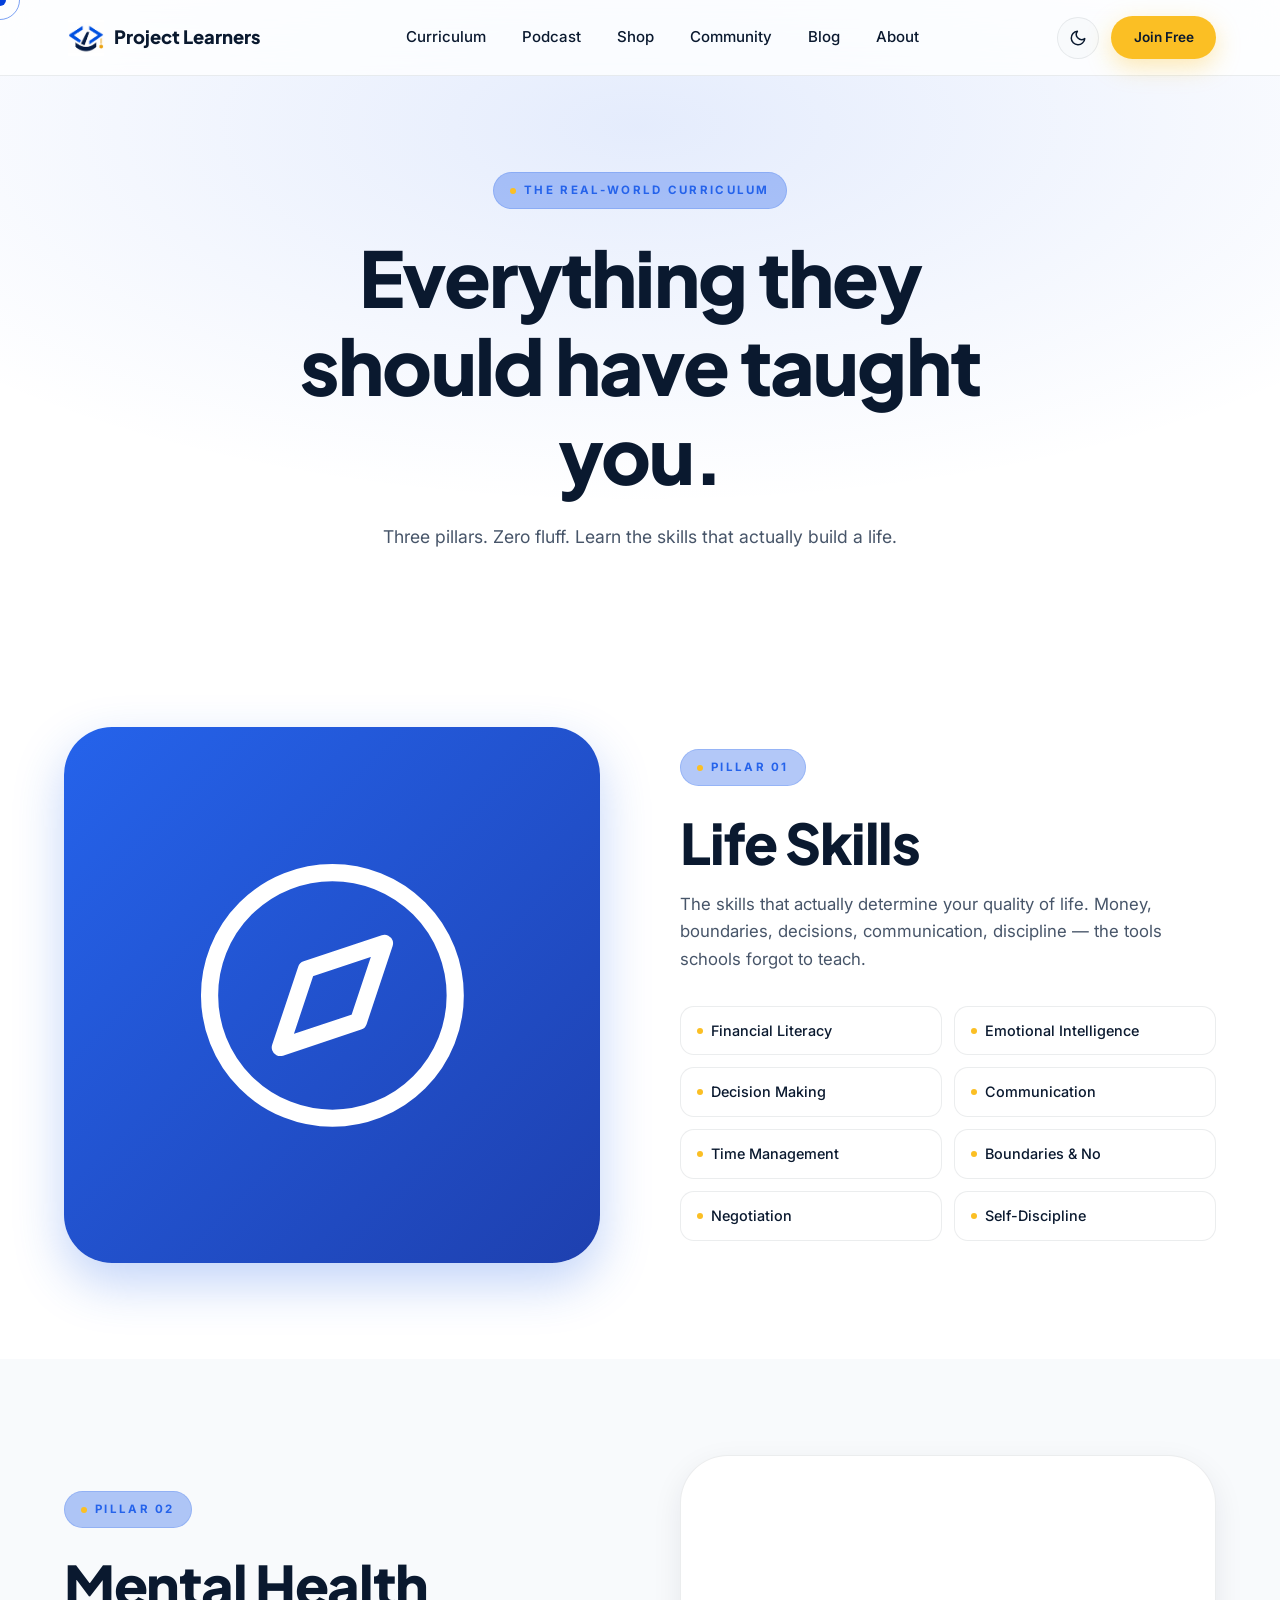
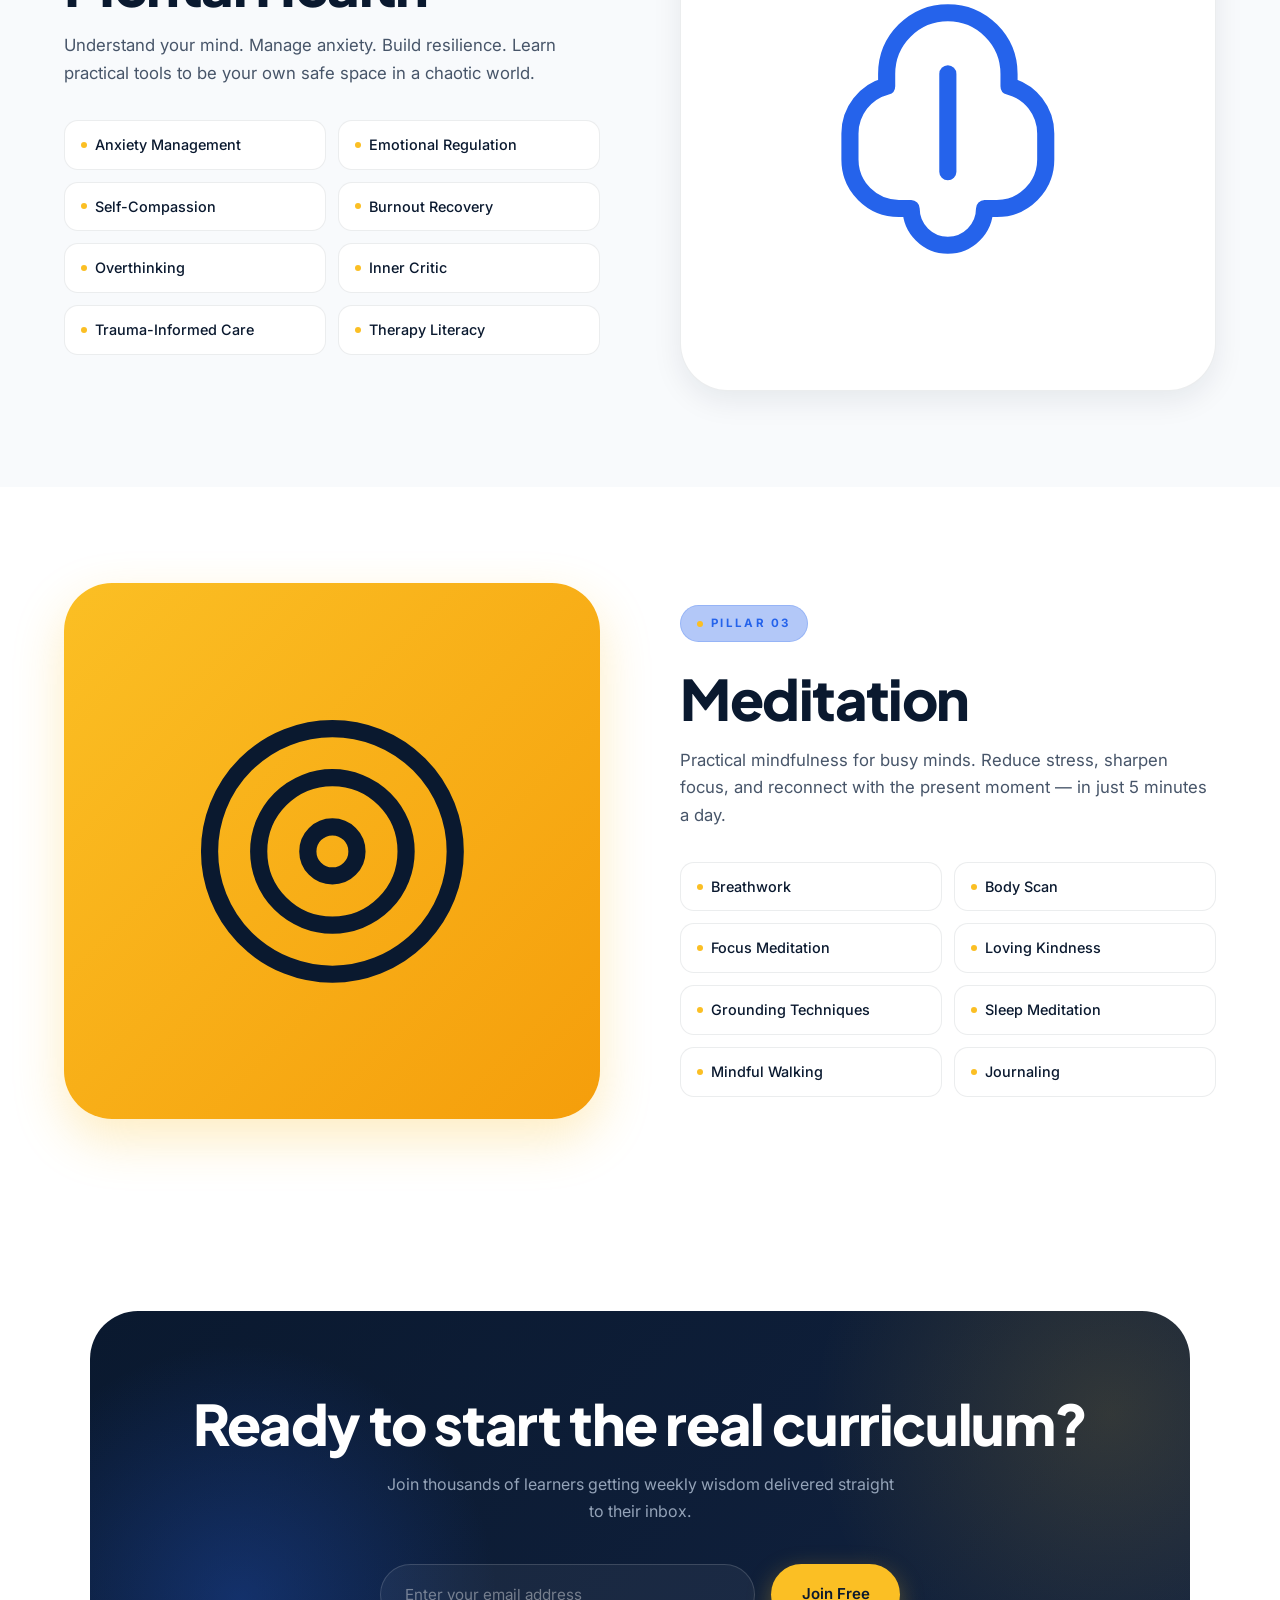
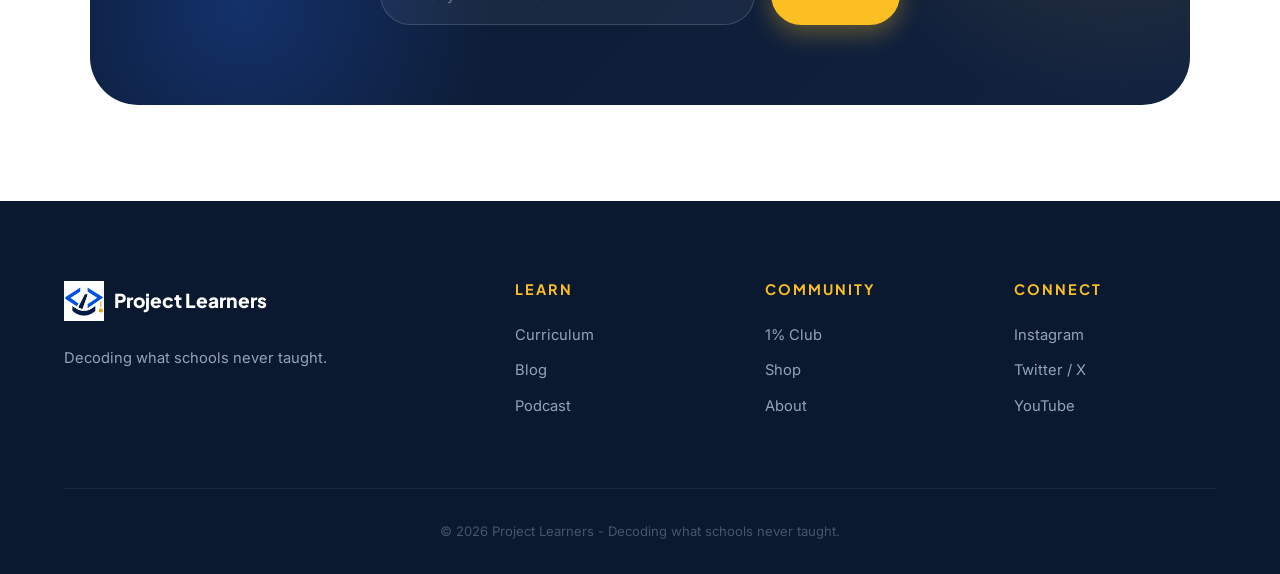
<file: curriculum.html>
<!DOCTYPE html>
<html lang="en" data-theme="light">
<head>
<meta charset="UTF-8">
<meta name="viewport" content="width=device-width,initial-scale=1.0">
<title>Curriculum | Project Learners — Life Skills, Mental Health & Meditation</title>
<meta name="description" content="Explore the Project Learners curriculum: Life Skills, Mental Health, and Meditation. The real-world education schools never gave you.">

<link rel="icon" type="image/svg+xml" href="logo.svg">
<link rel="icon" type="image/png" sizes="32x32" href="favicon-32x32.png">
<link rel="icon" type="image/png" sizes="16x16" href="favicon-16x16.png">
<link rel="apple-touch-icon" sizes="180x180" href="apple-touch-icon.png">
<link rel="manifest" href="site.webmanifest">

<link rel="canonical" href="https://projectlearners.netlify.app/curriculum">
<link rel="preconnect" href="https://fonts.googleapis.com">
<link href="https://fonts.googleapis.com/css2?family=Inter:wght@400;500;600;700&family=Playfair+Display:ital,wght@1,600&family=Plus+Jakarta+Sans:wght@600;700;800&display=swap" rel="stylesheet">
<link rel="stylesheet" href="styles.css">
</head>
<body>

<div class="cursor"></div><div class="cursor-ring"></div><div id="progress"></div>

<header class="nav">
  <a href="index.html" class="brand">
    <img src="favicon.svg" alt="Project Learners logo" class="logo-img"> Project Learners

  </a>
  <nav class="nav-links">
    <a href="/curriculum">Curriculum</a><a href="/podcast">Podcast</a><a href="/shop">Shop</a><a href="/community">Community</a><a href="/blog">Blog</a><a href="/about">About</a>
  </nav>
  <div class="nav-actions">
    <button class="theme-toggle" aria-label="Toggle theme"></button>
    <a href="/#join" class="btn btn-primary btn-sm">Join Free</a>
    <button class="menu-btn" aria-label="Menu"><span></span><span></span><span></span></button>
  </div>
</header>
<div class="mobile-menu">
    <a href="/curriculum">Curriculum</a><a href="/podcast">Podcast</a><a href="/shop">Shop</a><a href="/community">Community</a><a href="/blog">Blog</a><a href="/about">About</a>
</div>

<section class="page-hero">
  <div class="container-narrow reveal">
    <span class="eyebrow">The Real-World Curriculum</span>
    <h1>Everything they should have taught you.</h1>
    <p>Three pillars. Zero fluff. Learn the skills that actually build a life.</p>
  </div>
</section>

<!-- PILLAR 1 -->
<section class="pillar-block" id="life">
  <div class="container">
    <div class="pillar-grid reveal">
      <div class="pillar-visual blue">
        <svg viewBox="0 0 24 24" fill="none" stroke="currentColor" stroke-width="1.4" stroke-linecap="round" stroke-linejoin="round"><circle cx="12" cy="12" r="10"/><polygon points="16.24 7.76 14.12 14.12 7.76 16.24 9.88 9.88 16.24 7.76"/></svg>
      </div>
      <div class="pillar-content">
        <span class="eyebrow">Pillar 01</span>
        <h2>Life Skills</h2>
        <p>The skills that actually determine your quality of life. Money, boundaries, decisions, communication, discipline — the tools schools forgot to teach.</p>
        <ul class="topic-list">
          <li>Financial Literacy</li><li>Emotional Intelligence</li><li>Decision Making</li><li>Communication</li><li>Time Management</li><li>Boundaries & No</li><li>Negotiation</li><li>Self-Discipline</li>
        </ul>
      </div>
    </div>
  </div>
</section>

<!-- PILLAR 2 -->
<section class="pillar-block" id="mental">
  <div class="container">
    <div class="pillar-grid reverse reveal">
      <div class="pillar-visual white">
        <svg viewBox="0 0 24 24" fill="none" stroke="currentColor" stroke-width="1.4" stroke-linecap="round" stroke-linejoin="round"><path d="M12 3a5 5 0 0 0-5 5v1a4 4 0 0 0-3 3.87V15a4 4 0 0 0 4 4h1a3 3 0 0 0 6 0h1a4 4 0 0 0 4-4v-2.13A4 4 0 0 0 17 9V8a5 5 0 0 0-5-5z"/><path d="M12 8v8"/></svg>
      </div>
      <div class="pillar-content">
        <span class="eyebrow">Pillar 02</span>
        <h2>Mental Health</h2>
        <p>Understand your mind. Manage anxiety. Build resilience. Learn practical tools to be your own safe space in a chaotic world.</p>
        <ul class="topic-list">
          <li>Anxiety Management</li><li>Emotional Regulation</li><li>Self-Compassion</li><li>Burnout Recovery</li><li>Overthinking</li><li>Inner Critic</li><li>Trauma-Informed Care</li><li>Therapy Literacy</li>
        </ul>
      </div>
    </div>
  </div>
</section>

<!-- PILLAR 3 -->
<section class="pillar-block" id="meditation">
  <div class="container">
    <div class="pillar-grid reveal">
      <div class="pillar-visual gold">
        <svg viewBox="0 0 24 24" fill="none" stroke="currentColor" stroke-width="1.4" stroke-linecap="round" stroke-linejoin="round"><circle cx="12" cy="12" r="10"/><circle cx="12" cy="12" r="6"/><circle cx="12" cy="12" r="2"/></svg>
      </div>
      <div class="pillar-content">
        <span class="eyebrow">Pillar 03</span>
        <h2>Meditation</h2>
        <p>Practical mindfulness for busy minds. Reduce stress, sharpen focus, and reconnect with the present moment — in just 5 minutes a day.</p>
        <ul class="topic-list">
          <li>Breathwork</li><li>Body Scan</li><li>Focus Meditation</li><li>Loving Kindness</li><li>Grounding Techniques</li><li>Sleep Meditation</li><li>Mindful Walking</li><li>Journaling</li>
        </ul>
      </div>
    </div>
  </div>
</section>

<section class="cta" style="padding-top:6rem">
  <div class="cta-inner reveal">
    <h2>Ready to start the real curriculum?</h2>
    <p>Join thousands of learners getting weekly wisdom delivered straight to their inbox.</p>
    <form class="form" data-newsletter>
      <input type="email" placeholder="Enter your email address" required>
      <button type="submit" class="btn btn-primary">Join Free</button>
    </form>
  </div>
</section>

<footer>
  <div class="footer-grid">
    <div class="footer-col">
      <div class="footer-brand">
        <img src="favicon.svg" alt="Project Learners logo" class="logo-img">        Project Learners
      </div>
      <p style="color:var(--slate-light);font-size:.92rem;max-width:320px">Decoding what schools never taught.</p>
    </div>
    <div class="footer-col"><h5>Learn</h5><a href="/curriculum">Curriculum</a><a href="blog.html">Blog</a><a href="podcast.html">Podcast</a></div>
    <div class="footer-col"><h5>Community</h5><a href="/community">1% Club</a><a href="shop.html">Shop</a><a href="about.html">About</a></div>
    <div class="footer-col"><h5>Connect</h5><a href="https://www.instagram.com/projectlearners.me/">Instagram</a><a href="#">Twitter / X</a><a href="https://www.youtube.com/@projectlearners">YouTube</a></div>
  </div>
  <div class="footer-bottom"><p>&copy; 2026 Project Learners - Decoding what schools never taught.</p></div>
</footer>

<script src="script.js"></script>
</body>
</html>
</file>
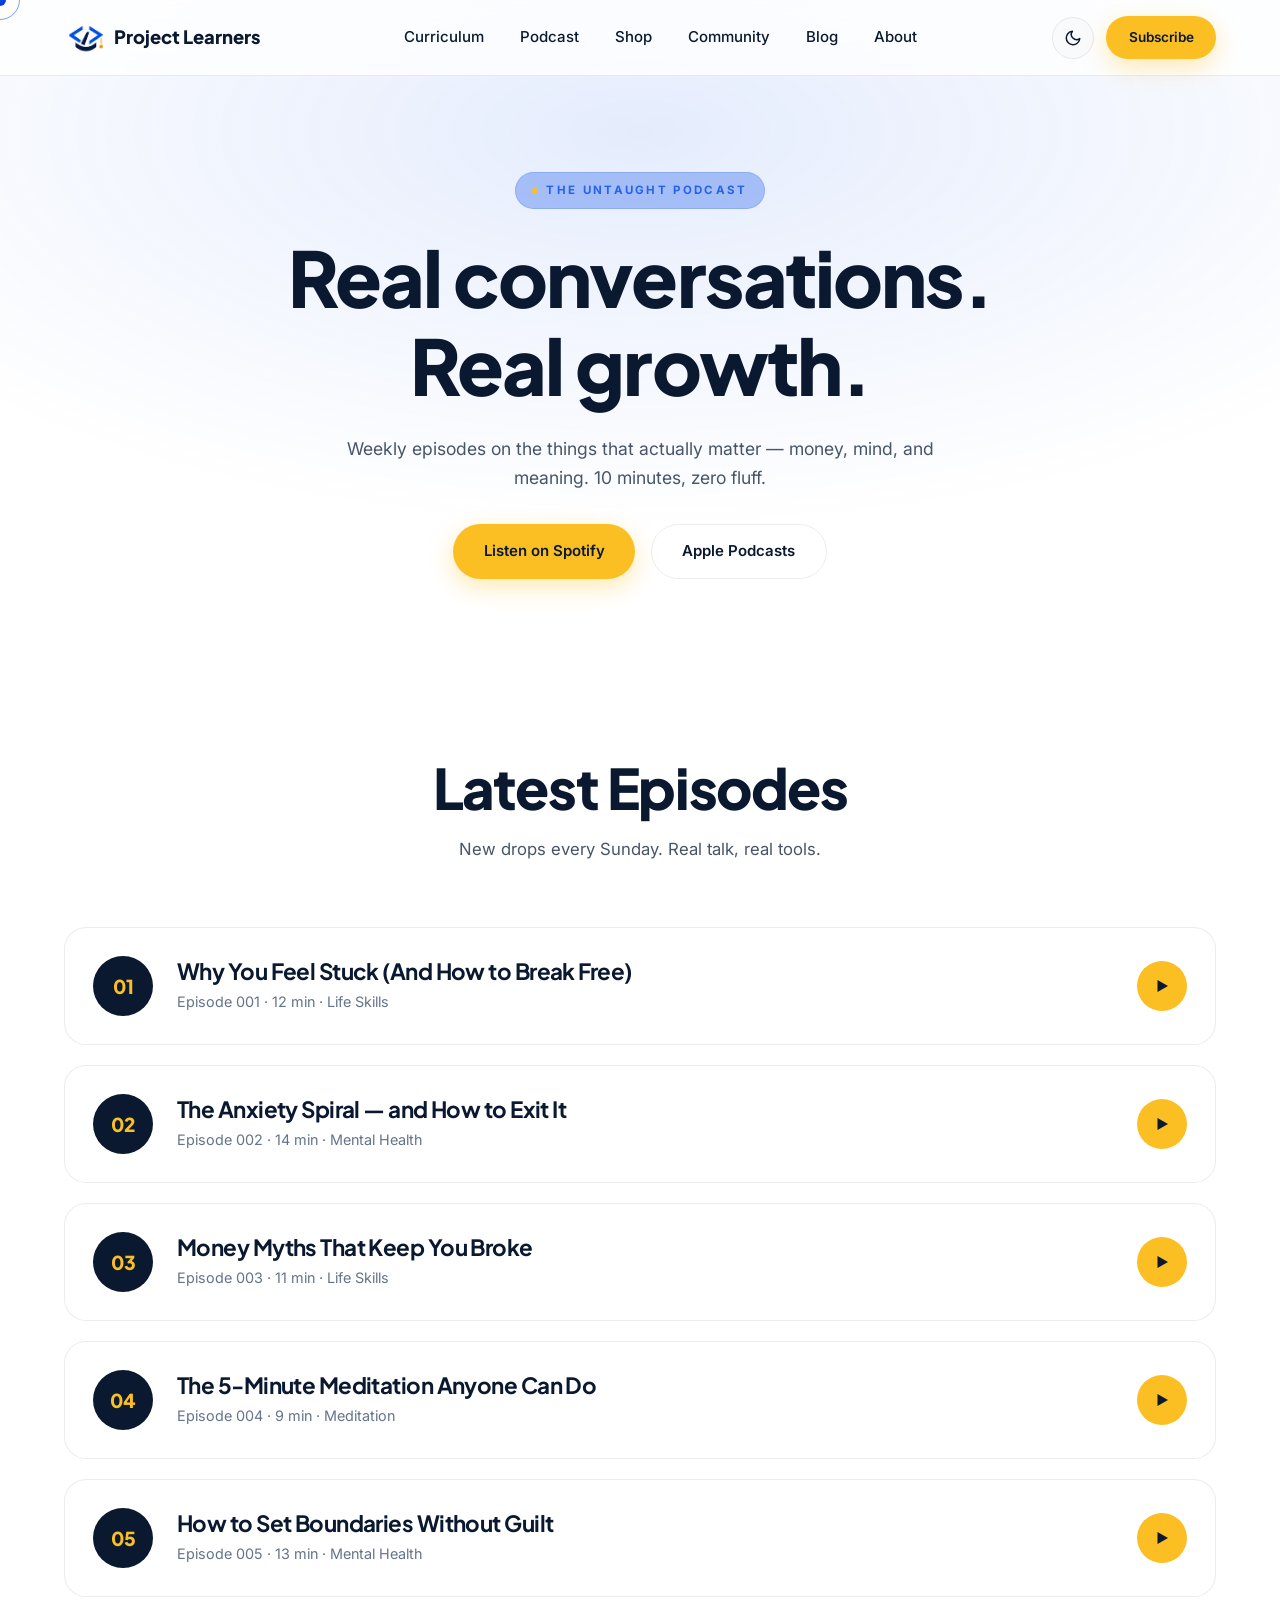
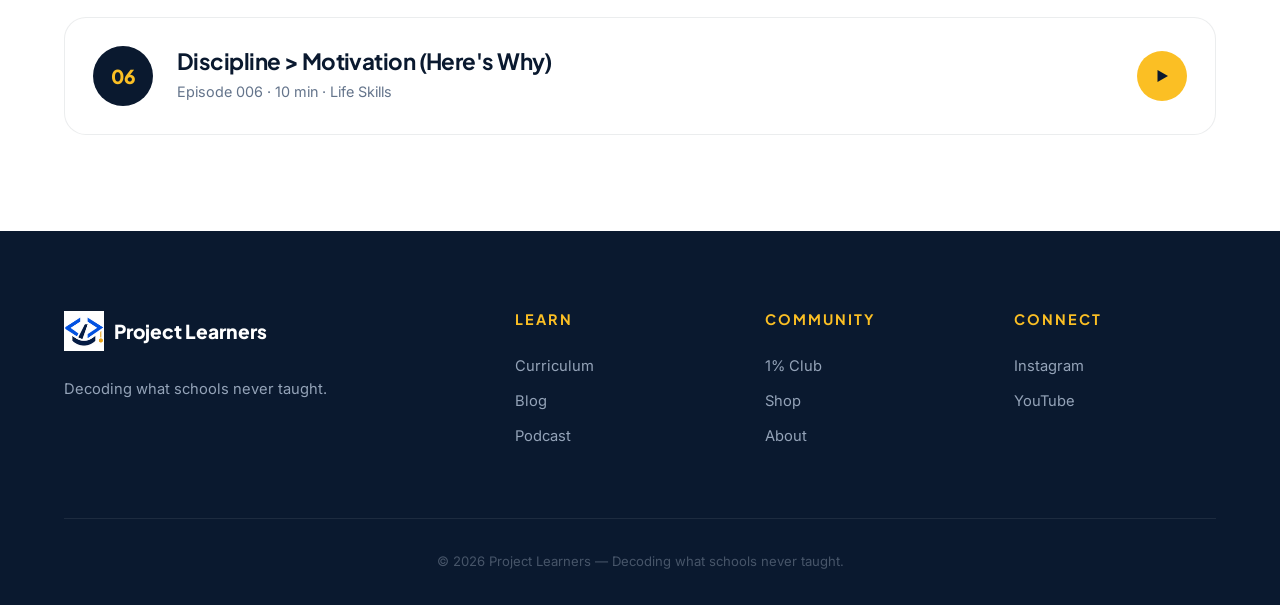
<file: podcast.html>
<!DOCTYPE html>
<html lang="en" data-theme="light">
<head>
<meta charset="UTF-8">
<meta name="viewport" content="width=device-width,initial-scale=1.0">
<title>Podcast — Untaught | Project Learners</title>
<meta name="description" content="Untaught: The Project Learners podcast. Real conversations about life skills, mental health, and meditation — the things school never taught.">

<link rel="icon" type="image/svg+xml" href="logo.svg">
<link rel="icon" type="image/png" sizes="32x32" href="favicon-32x32.png">
<link rel="icon" type="image/png" sizes="16x16" href="favicon-16x16.png">
<link rel="apple-touch-icon" sizes="180x180" href="apple-touch-icon.png">
<link rel="manifest" href="site.webmanifest">

<link rel="canonical" href="https://projectlearners.netlify.app/podcast">
<link rel="preconnect" href="https://fonts.googleapis.com">
<link href="https://fonts.googleapis.com/css2?family=Inter:wght@400;500;600;700&family=Playfair+Display:ital,wght@1,600&family=Plus+Jakarta+Sans:wght@600;700;800&display=swap" rel="stylesheet">
<link rel="stylesheet" href="styles.css">
</head>
<body>

<div class="cursor"></div><div class="cursor-ring"></div><div id="progress"></div>

<header class="nav">
  <a href="/" class="brand">
    <img src="favicon.svg" alt="Project Learners logo" class="logo-img">
    Project Learners
  </a>
  <nav class="nav-links">
    <a href="/curriculum">Curriculum</a><a href="/podcast">Podcast</a><a href="/shop">Shop</a><a href="/community">Community</a><a href="/blog">Blog</a><a href="/about">About</a>
  </nav>
  <div class="nav-actions">
    <button class="theme-toggle" aria-label="Toggle theme"></button>
    <a href="index.html#join" class="btn btn-primary btn-sm">Subscribe</a>
    <button class="menu-btn" aria-label="Menu"><span></span><span></span><span></span></button>
  </div>
</header>
<div class="mobile-menu">
    <a href="/curriculum">Curriculum</a><a href="/podcast">Podcast</a><a href="/shop">Shop</a><a href="/community">Community</a><a href="/blog">Blog</a><a href="/about">About</a>
</div>

<section class="page-hero">
  <div class="container-narrow reveal">
    <span class="eyebrow">The Untaught Podcast</span>
    <h1>Real conversations. Real growth.</h1>
    <p>Weekly episodes on the things that actually matter — money, mind, and meaning. 10 minutes, zero fluff.</p>
    <div style="display:flex;gap:1rem;justify-content:center;flex-wrap:wrap;margin-top:2rem">
      <a href="#" class="btn btn-primary">Listen on Spotify</a>
      <a href="#" class="btn btn-ghost">Apple Podcasts</a>
    </div>
  </div>
</section>

<section>
  <div class="container">
    <div class="section-head reveal">
      <h2>Latest Episodes</h2>
      <p>New drops every Sunday. Real talk, real tools.</p>
    </div>
    <div class="episode-list">

      <article class="episode reveal">
        <div class="episode-num">01</div>
        <div class="episode-info">
          <h4>Why You Feel Stuck (And How to Break Free)</h4>
          <p>Episode 001 · 12 min · Life Skills</p>
        </div>
        <button class="play-btn" aria-label="Play"><svg width="18" height="18" viewBox="0 0 24 24" fill="currentColor"><polygon points="6 4 20 12 6 20 6 4"/></svg></button>
      </article>

      <article class="episode reveal d1">
        <div class="episode-num">02</div>
        <div class="episode-info">
          <h4>The Anxiety Spiral — and How to Exit It</h4>
          <p>Episode 002 · 14 min · Mental Health</p>
        </div>
        <button class="play-btn" aria-label="Play"><svg width="18" height="18" viewBox="0 0 24 24" fill="currentColor"><polygon points="6 4 20 12 6 20 6 4"/></svg></button>
      </article>

      <article class="episode reveal d2">
        <div class="episode-num">03</div>
        <div class="episode-info">
          <h4>Money Myths That Keep You Broke</h4>
          <p>Episode 003 · 11 min · Life Skills</p>
        </div>
        <button class="play-btn" aria-label="Play"><svg width="18" height="18" viewBox="0 0 24 24" fill="currentColor"><polygon points="6 4 20 12 6 20 6 4"/></svg></button>
      </article>

      <article class="episode reveal">
        <div class="episode-num">04</div>
        <div class="episode-info">
          <h4>The 5-Minute Meditation Anyone Can Do</h4>
          <p>Episode 004 · 9 min · Meditation</p>
        </div>
        <button class="play-btn" aria-label="Play"><svg width="18" height="18" viewBox="0 0 24 24" fill="currentColor"><polygon points="6 4 20 12 6 20 6 4"/></svg></button>
      </article>

      <article class="episode reveal d1">
        <div class="episode-num">05</div>
        <div class="episode-info">
          <h4>How to Set Boundaries Without Guilt</h4>
          <p>Episode 005 · 13 min · Mental Health</p>
        </div>
        <button class="play-btn" aria-label="Play"><svg width="18" height="18" viewBox="0 0 24 24" fill="currentColor"><polygon points="6 4 20 12 6 20 6 4"/></svg></button>
      </article>

      <article class="episode reveal d2">
        <div class="episode-num">06</div>
        <div class="episode-info">
          <h4>Discipline > Motivation (Here's Why)</h4>
          <p>Episode 006 · 10 min · Life Skills</p>
        </div>
        <button class="play-btn" aria-label="Play"><svg width="18" height="18" viewBox="0 0 24 24" fill="currentColor"><polygon points="6 4 20 12 6 20 6 4"/></svg></button>
      </article>

    </div>
  </div>
</section>

<footer>
  <div class="footer-grid">
    <div class="footer-col">
      <div class="footer-brand">
        <img src="favicon.svg" alt="Project Learners logo" class="logo-img"> Project Learners</div>
      <p style="color:var(--slate-light);font-size:.92rem;max-width:320px">Decoding what schools never taught.</p>
    </div>
    <div class="footer-col"><h5>Learn</h5><a href="/curriculum">Curriculum</a><a href="/blog">Blog</a><a href="/podcast">Podcast</a></div>
    <div class="footer-col"><h5>Community</h5><a href="/community">1% Club</a><a href="/shop">Shop</a><a href="/about">About</a></div>
    <div class="footer-col"><h5>Connect</h5><a href="https://www.instagram.com/projectlearners.me/">Instagram</a><a href="https://www.youtube.com/@projectlearners">YouTube</a></div>
  </div>
  <div class="footer-bottom"><p>&copy; 2026 Project Learners — Decoding what schools never taught.</p></div>
</footer>

<script src="script.js"></script>
</body>
</html>
</file>
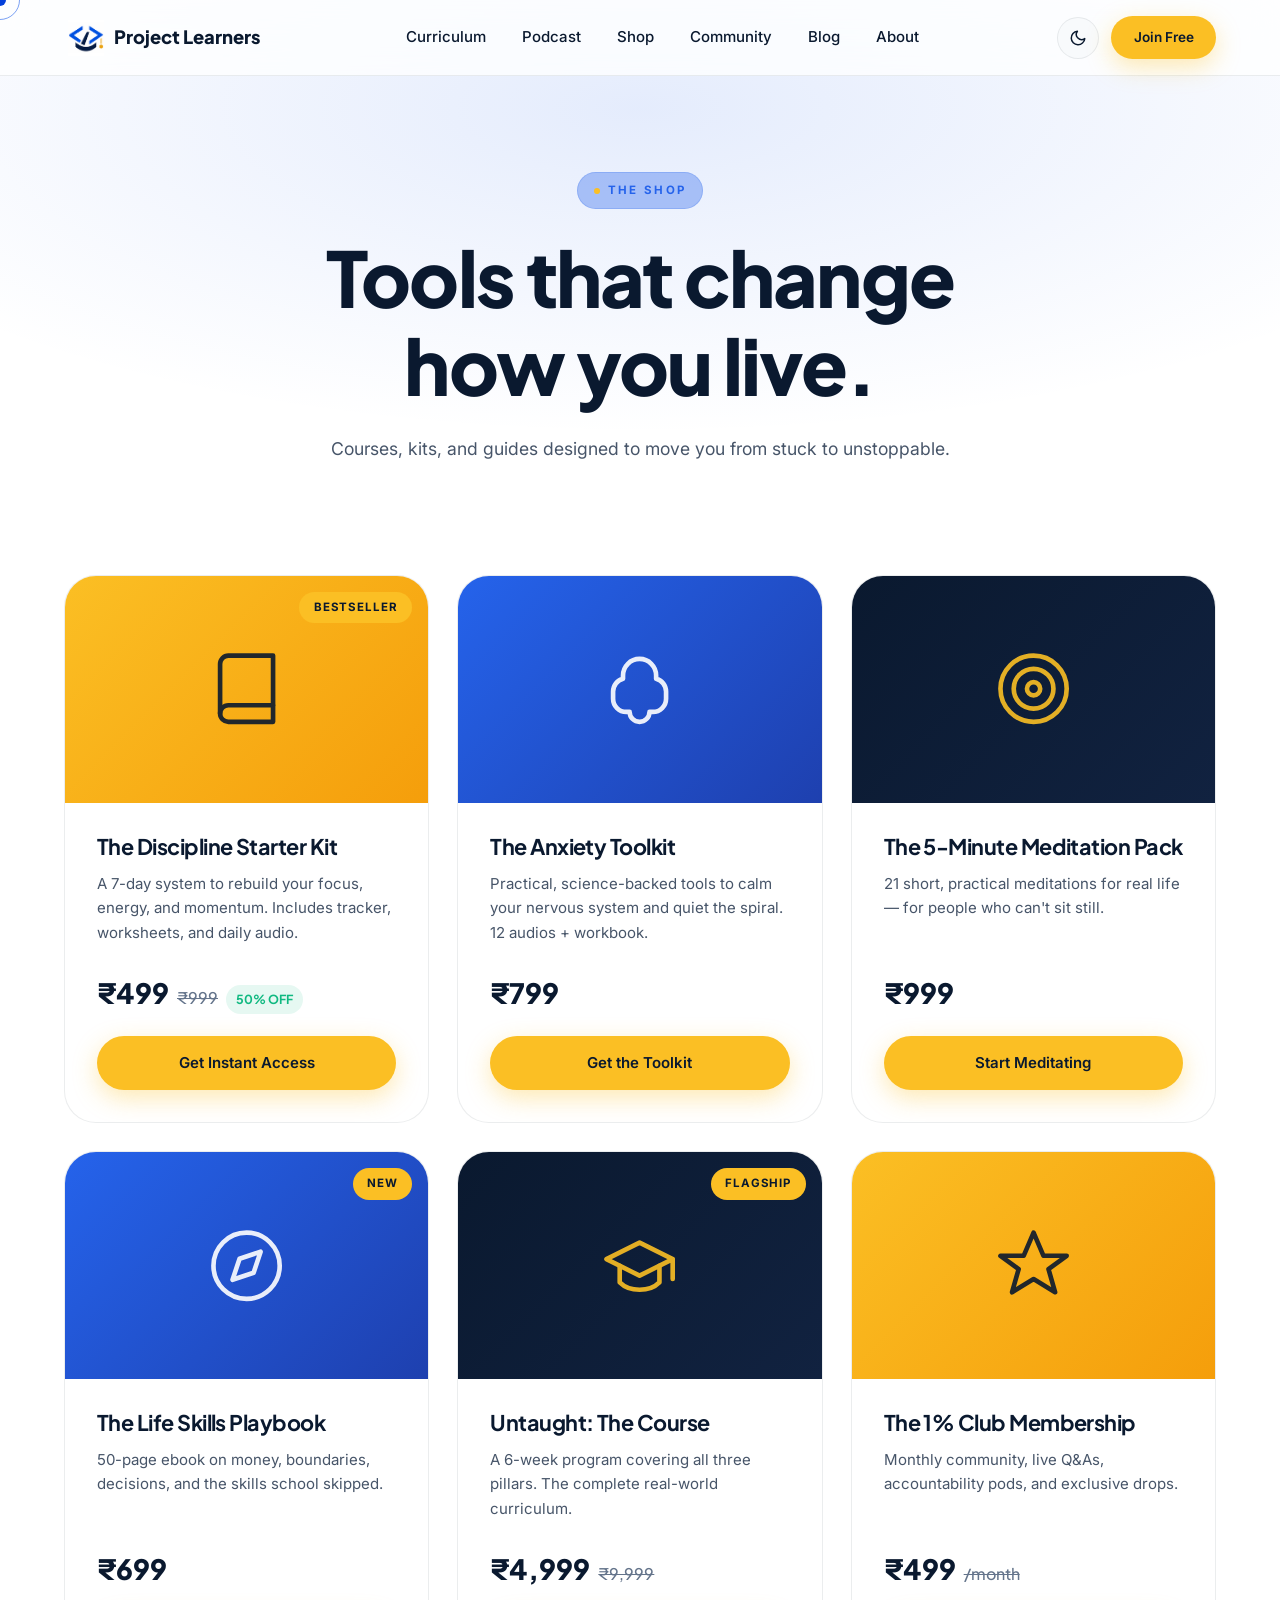
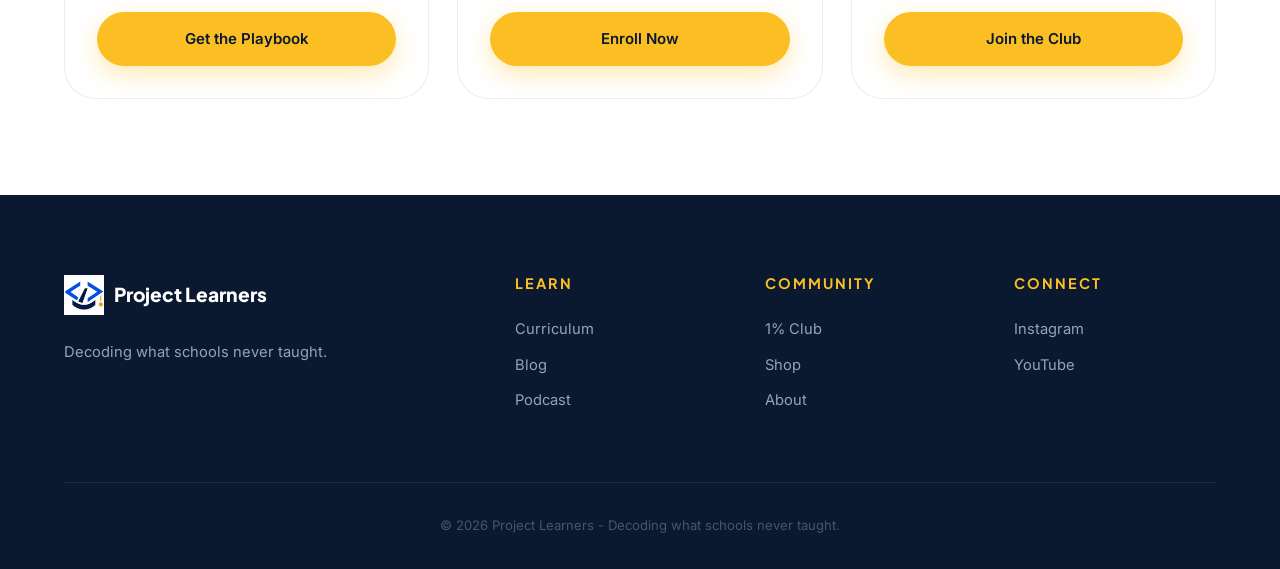
<file: shop.html>
<!DOCTYPE html>
<html lang="en" data-theme="light">
<head>
<meta charset="UTF-8">
<meta name="viewport" content="width=device-width,initial-scale=1.0">
<title>Shop | Project Learners — Courses, Kits & Guides</title>
<meta name="description" content="Shop Project Learners: Life Skills Playbook, Anxiety Toolkit, Meditation Pack, and the flagship Untaught course.">

<link rel="icon" type="image/svg+xml" href="logo.svg">
<link rel="icon" type="image/png" sizes="32x32" href="favicon-32x32.png">
<link rel="icon" type="image/png" sizes="16x16" href="favicon-16x16.png">
<link rel="apple-touch-icon" sizes="180x180" href="apple-touch-icon.png">
<link rel="manifest" href="site.webmanifest">

<link rel="canonical" href="https://projectlearners.netlify.app/shop">
<link rel="preconnect" href="https://fonts.googleapis.com">
<link href="https://fonts.googleapis.com/css2?family=Inter:wght@400;500;600;700&family=Playfair+Display:ital,wght@1,600&family=Plus+Jakarta+Sans:wght@600;700;800&display=swap" rel="stylesheet">
<link rel="stylesheet" href="styles.css">
</head>
<body>

<div class="cursor"></div><div class="cursor-ring"></div><div id="progress"></div>

<header class="nav">
  <a href="/" class="brand">
    <img src="favicon.svg" alt="Project Learners logo" class="logo-img"> Project Learners
  </a>
  <nav class="nav-links">
    <a href="/curriculum">Curriculum</a><a href="/podcast">Podcast</a><a href="/shop">Shop</a><a href="/community">Community</a><a href="/blog">Blog</a><a href="/about">About</a>
  </nav>
  <div class="nav-actions">
    <button class="theme-toggle" aria-label="Toggle theme"></button>
    <a href="index.html#join" class="btn btn-primary btn-sm">Join Free</a>
    <button class="menu-btn" aria-label="Menu"><span></span><span></span><span></span></button>
  </div>
</header>
<div class="mobile-menu">
    <a href="/curriculum">Curriculum</a><a href="/podcast">Podcast</a><a href="/shop">Shop</a><a href="/community">Community</a><a href="/blog">Blog</a><a href="/about">About</a>
</div>

<section class="page-hero">
  <div class="container-narrow reveal">
    <span class="eyebrow">The Shop</span>
    <h1>Tools that change how you live.</h1>
    <p>Courses, kits, and guides designed to move you from stuck to unstoppable.</p>
  </div>
</section>

<section style="padding-top:2rem">
  <div class="container">
    <div class="shop-grid">

      <article class="product reveal">
        <div class="product-img gold">
          <span class="product-badge">Bestseller</span>
          <svg viewBox="0 0 24 24" fill="none" stroke="#0A192F" stroke-width="1.4" stroke-linecap="round" stroke-linejoin="round"><path d="M4 19.5A2.5 2.5 0 0 1 6.5 17H20"/><path d="M6.5 2H20v20H6.5A2.5 2.5 0 0 1 4 19.5v-15A2.5 2.5 0 0 1 6.5 2z"/></svg>
        </div>
        <div class="product-body">
          <h3>The Discipline Starter Kit</h3>
          <p>A 7-day system to rebuild your focus, energy, and momentum. Includes tracker, worksheets, and daily audio.</p>
          <div class="product-price">
            <span class="price-now">₹499</span>
            <span class="price-was">₹999</span>
            <span class="price-save">50% OFF</span>
          </div>
          <button class="btn btn-primary btn-block">Get Instant Access</button>
        </div>
      </article>

      <article class="product reveal d1">
        <div class="product-img blue">
          <svg viewBox="0 0 24 24" fill="none" stroke="#FFFFFF" stroke-width="1.4" stroke-linecap="round" stroke-linejoin="round"><path d="M12 3a5 5 0 0 0-5 5v1a4 4 0 0 0-3 3.87V15a4 4 0 0 0 4 4h1a3 3 0 0 0 6 0h1a4 4 0 0 0 4-4v-2.13A4 4 0 0 0 17 9V8a5 5 0 0 0-5-5z"/></svg>
        </div>
        <div class="product-body">
          <h3>The Anxiety Toolkit</h3>
          <p>Practical, science-backed tools to calm your nervous system and quiet the spiral. 12 audios + workbook.</p>
          <div class="product-price">
            <span class="price-now">₹799</span>
          </div>
          <button class="btn btn-primary btn-block">Get the Toolkit</button>
        </div>
      </article>

      <article class="product reveal d2">
        <div class="product-img navy">
          <svg viewBox="0 0 24 24" fill="none" stroke="#FBBF24" stroke-width="1.4" stroke-linecap="round" stroke-linejoin="round"><circle cx="12" cy="12" r="10"/><circle cx="12" cy="12" r="6"/><circle cx="12" cy="12" r="2"/></svg>
        </div>
        <div class="product-body">
          <h3>The 5-Minute Meditation Pack</h3>
          <p>21 short, practical meditations for real life — for people who can't sit still.</p>
          <div class="product-price">
            <span class="price-now">₹999</span>
          </div>
          <button class="btn btn-primary btn-block">Start Meditating</button>
        </div>
      </article>

      <article class="product reveal">
        <div class="product-img blue">
          <span class="product-badge">New</span>
          <svg viewBox="0 0 24 24" fill="none" stroke="#FFFFFF" stroke-width="1.4" stroke-linecap="round" stroke-linejoin="round"><circle cx="12" cy="12" r="10"/><polygon points="16.24 7.76 14.12 14.12 7.76 16.24 9.88 9.88 16.24 7.76"/></svg>
        </div>
        <div class="product-body">
          <h3>The Life Skills Playbook</h3>
          <p>50-page ebook on money, boundaries, decisions, and the skills school skipped.</p>
          <div class="product-price"><span class="price-now">₹699</span></div>
          <button class="btn btn-primary btn-block">Get the Playbook</button>
        </div>
      </article>

      <article class="product reveal d1">
        <div class="product-img navy">
          <span class="product-badge">Flagship</span>
          <svg viewBox="0 0 24 24" fill="none" stroke="#FBBF24" stroke-width="1.4" stroke-linecap="round" stroke-linejoin="round"><path d="M22 10v6M2 10l10-5 10 5-10 5z"/><path d="M6 12v5c3 3 9 3 12 0v-5"/></svg>
        </div>
        <div class="product-body">
          <h3>Untaught: The Course</h3>
          <p>A 6-week program covering all three pillars. The complete real-world curriculum.</p>
          <div class="product-price">
            <span class="price-now">₹4,999</span>
            <span class="price-was">₹9,999</span>
          </div>
          <button class="btn btn-primary btn-block">Enroll Now</button>
        </div>
      </article>

      <article class="product reveal d2">
        <div class="product-img gold">
          <svg viewBox="0 0 24 24" fill="none" stroke="#0A192F" stroke-width="1.4" stroke-linecap="round" stroke-linejoin="round"><path d="M12 2l3 7h7l-5.5 4 2 7L12 16l-6.5 4 2-7L2 9h7z"/></svg>
        </div>
        <div class="product-body">
          <h3>The 1% Club Membership</h3>
          <p>Monthly community, live Q&As, accountability pods, and exclusive drops.</p>
          <div class="product-price">
            <span class="price-now">₹499</span>
            <span class="price-was">/month</span>
          </div>
          <button class="btn btn-primary btn-block">Join the Club</button>
        </div>
      </article>

    </div>
  </div>
</section>

<footer>
  <div class="footer-grid">
    <div class="footer-col">
      <div class="footer-brand"> <img src="favicon.svg" alt="Project Learners logo" class="logo-img"> Project Learners</div>
      <p style="color:var(--slate-light);font-size:.92rem;max-width:320px">Decoding what schools never taught.</p>
    </div>
    <div class="footer-col"><h5>Learn</h5><a href="/curriculum">Curriculum</a><a href="/blog">Blog</a><a href="/podcast">Podcast</a></div>
    <div class="footer-col"><h5>Community</h5><a href="/community">1% Club</a><a href="/shop">Shop</a><a href="/about">About</a></div>
    <div class="footer-col"><h5>Connect</h5><a href="https://www.instagram.com/projectlearners.me/">Instagram</a><a href="https://www.youtube.com/@projectlearners">YouTube</a></div>
  </div>
  <div class="footer-bottom"><p>&copy; 2026 Project Learners - Decoding what schools never taught.</p></div>
</footer>

<script src="script.js"></script>
</body>
</html>
</file>
<file: styles.css>
/* ═══════════════════════════════════════════════════════
   PROJECT LEARNERS — MASTER STYLESHEET
   ═══════════════════════════════════════════════════════ */

/* ─── DESIGN TOKENS ─── */
:root{
  --navy:#0A192F; --navy-soft:#112240; --navy-deep:#050E1F;
  --royal:#2563EB; --royal-light:#3B82F6; --royal-glow:rgba(37,99,235,0.35);
  --gold:#FBBF24; --gold-dark:#F59E0B; --gold-soft:rgba(251,191,36,0.15);
  --white:#FFFFFF; --off-white:#F8FAFC; --cream:#FDFBF6;
  --slate:#64748B; --slate-light:#94A3B8; --slate-dark:#334155;
  --text:#0A192F; --text-muted:#475569;
  --border:rgba(10,25,47,0.08); --border-dark:rgba(255,255,255,0.08);
  --success:#10B981; --danger:#EF4444;
  
  --shadow-xs:0 1px 3px rgba(10,25,47,0.04);
  --shadow-sm:0 2px 12px rgba(10,25,47,0.06);
  --shadow-md:0 10px 30px rgba(10,25,47,0.08);
  --shadow-lg:0 24px 60px rgba(10,25,47,0.12);
  --shadow-xl:0 40px 100px rgba(10,25,47,0.18);
  --shadow-glow:0 20px 50px rgba(37,99,235,0.28);
  --shadow-gold:0 20px 50px rgba(251,191,36,0.28);
  
  --radius-xs:8px; --radius-sm:14px; --radius-md:22px; --radius-lg:32px; --radius-xl:48px;
  --radius-pill:999px;
  
  --font-head:'Plus Jakarta Sans',system-ui,sans-serif;
  --font-body:'Inter',system-ui,sans-serif;
  --font-accent:'Playfair Display',serif;
  --font-mono:'JetBrains Mono',monospace;
  
  --ease:cubic-bezier(.4,0,.2,1);
  --ease-out:cubic-bezier(.16,1,.3,1);
  --ease-bounce:cubic-bezier(.68,-0.55,.27,1.55);
  --t-fast:.2s var(--ease);
  --t:.35s var(--ease);
  --t-slow:.6s var(--ease-out);
  --t-bounce:.5s var(--ease-bounce);
  
  --container:1280px;
  --gutter:5vw;
  --nav-height:76px;
}

/* DARK MODE */
[data-theme="dark"]{
  --white:#0A192F; --off-white:#050E1F; --cream:#0A192F;
  --navy:#FFFFFF; --text:#F8FAFC; --text-muted:#94A3B8;
  --border:rgba(255,255,255,0.08);
  --shadow-sm:0 2px 12px rgba(0,0,0,0.4);
  --shadow-md:0 10px 30px rgba(0,0,0,0.5);
  --shadow-lg:0 24px 60px rgba(0,0,0,0.6);
}

/* ─── RESET ─── */
*,*::before,*::after{margin:0;padding:0;box-sizing:border-box}
html{scroll-behavior:smooth;-webkit-text-size-adjust:100%}
body{
  font-family:var(--font-body);color:var(--text);background:var(--white);
  line-height:1.65;font-size:16px;overflow-x:hidden;
  -webkit-font-smoothing:antialiased;-moz-osx-font-smoothing:grayscale;
  transition:background .4s var(--ease),color .4s var(--ease);
}
body.no-scroll{overflow:hidden}
img,svg{display:block;max-width:100%}
button,input,textarea,select{font:inherit;color:inherit}
a{color:inherit;text-decoration:none}
ul{list-style:none}
::selection{background:var(--gold);color:var(--navy)}

/* Custom scrollbar */
::-webkit-scrollbar{width:10px}
::-webkit-scrollbar-track{background:var(--off-white)}
::-webkit-scrollbar-thumb{background:var(--royal);border-radius:10px}
::-webkit-scrollbar-thumb:hover{background:var(--navy)}

/* ─── TYPOGRAPHY ─── */
h1,h2,h3,h4,h5{font-family:var(--font-head);font-weight:800;line-height:1.15;letter-spacing:-0.025em;color:var(--navy)}
h1{font-size:clamp(2.5rem,6vw,5rem)}
h2{font-size:clamp(2rem,4.5vw,3.5rem)}
h3{font-size:clamp(1.4rem,2.5vw,2rem);font-weight:700}
h4{font-size:clamp(1.1rem,1.8vw,1.4rem);font-weight:700}
p{color:var(--text-muted)}
.accent{font-family:var(--font-accent);font-style:italic;font-weight:600}
.mono{font-family:var(--font-mono);font-size:.85em;letter-spacing:-0.02em}

/* ─── CUSTOM CURSOR ─── */
.cursor{
  position:fixed;top:0;left:0;width:12px;height:12px;border-radius:50%;
  background:var(--gold);pointer-events:none;z-index:99999;
  transform:translate(-50%,-50%);transition:width .25s var(--ease),height .25s var(--ease),background .25s var(--ease);
  mix-blend-mode:difference;
}
.cursor.hover{width:56px;height:56px;background:var(--royal)}
.cursor-ring{
  position:fixed;top:0;left:0;width:40px;height:40px;border-radius:50%;
  border:1.5px solid var(--royal);pointer-events:none;z-index:99998;
  transform:translate(-50%,-50%);transition:width .3s var(--ease),height .3s var(--ease),border-color .3s var(--ease);
  opacity:.6;
}
.cursor-ring.hover{width:80px;height:80px;border-color:var(--gold)}
@media(max-width:768px){.cursor,.cursor-ring{display:none}}

/* ─── UTILITIES ─── */
.container{max-width:var(--container);margin:0 auto;padding:0 var(--gutter);position:relative;z-index:2}
.container-narrow{max-width:900px;margin:0 auto;padding:0 var(--gutter);position:relative;z-index:2}
.flex{display:flex}.flex-center{display:flex;align-items:center;justify-content:center}
.grid{display:grid}.gap-1{gap:.5rem}.gap-2{gap:1rem}.gap-3{gap:1.5rem}.gap-4{gap:2rem}.gap-5{gap:3rem}
.text-center{text-align:center}
.mt-1{margin-top:.5rem}.mt-2{margin-top:1rem}.mt-3{margin-top:1.5rem}.mt-4{margin-top:2rem}.mt-5{margin-top:3rem}
.mb-1{margin-bottom:.5rem}.mb-2{margin-bottom:1rem}.mb-3{margin-bottom:1.5rem}.mb-4{margin-bottom:2rem}.mb-5{margin-bottom:3rem}
.hidden{display:none}

.eyebrow{
  display:inline-flex;align-items:center;gap:8px;
  font-size:.72rem;font-weight:700;letter-spacing:.2em;text-transform:uppercase;
  color:var(--royal);padding:8px 16px;border-radius:var(--radius-pill);
  background:var(--royal-glow);border:1px solid rgba(37,99,235,0.2);
  margin-bottom:1.5rem;
}
.eyebrow::before{content:"";width:6px;height:6px;border-radius:50%;background:var(--gold);animation:pulse 2s infinite}
[data-theme="dark"] .eyebrow{background:rgba(37,99,235,0.15)}

/* ─── SCROLL PROGRESS ─── */
#progress{position:fixed;top:0;left:0;height:3px;width:0%;z-index:9999;
  background:linear-gradient(90deg,var(--royal),var(--gold));
  transition:width .1s linear;box-shadow:0 0 12px var(--gold)}

/* ─── NAVIGATION ─── */
.nav{
  position:fixed;top:0;left:0;right:0;z-index:1000;
  display:flex;align-items:center;justify-content:space-between;
  padding:1rem var(--gutter);height:var(--nav-height);
  background:rgba(255,255,255,0.78);
  backdrop-filter:blur(20px) saturate(180%);
  -webkit-backdrop-filter:blur(20px) saturate(180%);
  border-bottom:1px solid var(--border);
  transition:var(--t);
}
[data-theme="dark"] .nav{background:rgba(10,25,47,0.78)}
.nav.scrolled{height:64px;box-shadow:var(--shadow-sm)}
.brand{display:flex;align-items:center;gap:10px;font-family:var(--font-head);font-weight:800;font-size:1.15rem;color:var(--navy);flex-shrink:0}
.brand svg{width:36px;height:36px;transition:transform var(--t)}
.brand:hover svg{transform:rotate(-8deg) scale(1.05)}
.nav-links{display:none;gap:2.25rem;align-items:center}
.nav-links a{font-size:.94rem;font-weight:500;color:var(--navy);position:relative;transition:var(--t-fast);padding:6px 0}
.nav-links a::after{content:"";position:absolute;left:0;bottom:0;width:0;height:2px;background:var(--gold);transition:width var(--t)}
.nav-links a:hover,.nav-links a.active{color:var(--royal)}
.nav-links a:hover::after,.nav-links a.active::after{width:100%}
.nav-actions{display:flex;align-items:center;gap:.75rem}
.nav.scrolled .brand .logo-img {
  width: 34px;
  height: 34px;
}
.theme-toggle{
  width:42px;height:42px;border-radius:50%;background:var(--off-white);
  border:1px solid var(--border);display:flex;align-items:center;justify-content:center;
  cursor:pointer;transition:var(--t);
}
.theme-toggle:hover{background:var(--royal);color:var(--white);transform:rotate(20deg)}
.theme-toggle svg{width:18px;height:18px}

.menu-btn{display:flex;flex-direction:column;gap:5px;background:none;border:none;cursor:pointer;padding:8px}
.menu-btn span{width:24px;height:2px;background:var(--navy);transition:var(--t);border-radius:2px}
.menu-btn.active span:nth-child(1){transform:translateY(7px) rotate(45deg)}
.menu-btn.active span:nth-child(2){opacity:0}
.menu-btn.active span:nth-child(3){transform:translateY(-7px) rotate(-45deg)}

/* Mobile menu */
.mobile-menu{
  position:fixed;inset:0;background:var(--navy);color:var(--white);z-index:999;
  display:flex;flex-direction:column;align-items:center;justify-content:center;gap:2rem;
  transform:translateX(100%);transition:transform .5s var(--ease-out);
}
.mobile-menu.open{transform:translateX(0)}
.mobile-menu a{font-family:var(--font-head);font-size:2rem;font-weight:800;color:var(--white);transition:var(--t)}
.mobile-menu a:hover{color:var(--gold)}
.mobile-menu .brand .logo-img {
  width: 56px;
  height: 56px;
}

/* ─── BUTTONS ─── */
.btn{
  display:inline-flex;align-items:center;justify-content:center;gap:8px;
  padding:.9rem 1.9rem;border-radius:var(--radius-pill);border:none;
  font-family:var(--font-body);font-weight:600;font-size:.94rem;
  cursor:pointer;transition:var(--t);white-space:nowrap;position:relative;overflow:hidden;
}
.btn svg{width:16px;height:16px;transition:transform var(--t)}
.btn-primary{background:var(--gold);color:var(--navy);box-shadow:0 8px 24px rgba(251,191,36,0.35)}
.btn-primary:hover{background:var(--royal);color:var(--white);transform:translateY(-3px);box-shadow:var(--shadow-glow)}
.btn-primary:hover svg{transform:translateX(4px)}
.btn-secondary{background:var(--navy);color:var(--white)}
.btn-secondary:hover{background:var(--royal);transform:translateY(-3px);box-shadow:var(--shadow-glow)}
.btn-ghost{background:transparent;color:var(--navy);border:1.5px solid var(--border)}
.btn-ghost:hover{border-color:var(--royal);color:var(--royal);background:rgba(37,99,235,0.05)}
.btn-lg{padding:1.15rem 2.5rem;font-size:1rem}
.btn-sm{padding:.65rem 1.4rem;font-size:.85rem}
.btn-block{width:100%}

/* ─── CARDS ─── */
.card{
  background:var(--white);border:1px solid var(--border);border-radius:var(--radius-lg);
  padding:2.5rem;transition:var(--t-slow);position:relative;overflow:hidden;isolation:isolate;
}
.card:hover{transform:translateY(-8px);box-shadow:var(--shadow-lg);border-color:var(--royal)}
[data-theme="dark"] .card{background:var(--navy-soft)}

/* ─── SECTION SHELL ─── */
section{padding:6rem 0;position:relative}
.section-head{text-align:center;max-width:760px;margin:0 auto 4rem}
.section-head p{font-size:1.05rem;margin-top:1rem}

/* ─── HERO ─── */
.hero{
  padding:calc(var(--nav-height) + 5rem) var(--gutter) 6rem;min-height:100vh;
  display:grid;grid-template-columns:1fr;gap:4rem;align-items:center;
  background:
    radial-gradient(ellipse 80% 60% at 90% 10%,rgba(37,99,235,0.14),transparent),
    radial-gradient(ellipse 60% 50% at 5% 90%,rgba(251,191,36,0.12),transparent),
    var(--white);
  position:relative;overflow:hidden;
}
.hero::before{
  content:"";position:absolute;inset:0;pointer-events:none;
  background-image:
    linear-gradient(rgba(37,99,235,0.035) 1px,transparent 1px),
    linear-gradient(90deg,rgba(37,99,235,0.035) 1px,transparent 1px);
  background-size:60px 60px;
  mask-image:radial-gradient(ellipse 70% 60% at 50% 40%,black,transparent);
  -webkit-mask-image:radial-gradient(ellipse 70% 60% at 50% 40%,black,transparent);
}
.hero-copy{max-width:640px;position:relative;z-index:2}
.hero h1{margin-bottom:1.5rem}
.hero h1 .highlight{color:var(--royal);position:relative;display:inline-block}
.hero h1 .highlight::after{
  content:"";position:absolute;left:0;right:0;bottom:.08em;height:.3em;
  background:linear-gradient(90deg,var(--gold),rgba(251,191,36,0.3));
  z-index:-1;border-radius:4px;transform:scaleX(0);transform-origin:left;
  animation:underline 1.1s .9s var(--ease-out) forwards;
}
@keyframes underline{to{transform:scaleX(1)}}
.hero p{font-size:clamp(1.05rem,1.6vw,1.2rem);max-width:560px;margin-bottom:2.5rem}
.hero-cta{display:flex;flex-wrap:wrap;gap:1rem;margin-bottom:3rem}
.hero-stats{display:flex;gap:2.5rem;flex-wrap:wrap;padding-top:2rem;border-top:1px solid var(--border)}
.stat-num{font-family:var(--font-head);font-size:1.9rem;font-weight:800;color:var(--navy);line-height:1}
.stat-num .unit{font-size:1.3rem;color:var(--royal)}
.stat-label{font-size:.78rem;color:var(--slate);text-transform:uppercase;letter-spacing:.1em;margin-top:8px;font-weight:600}
.hero-visual{display:flex;align-items:center;justify-content:center;position:relative}
.hero-visual::before{
  content:"";position:absolute;width:min(520px,95%);aspect-ratio:1;border-radius:50%;
  background:radial-gradient(circle,rgba(37,99,235,0.15),transparent 65%);
  animation:float 7s ease-in-out infinite;
}
.hero-visual::after{
  content:"";position:absolute;width:min(400px,75%);aspect-ratio:1;border-radius:50%;
  border:1px dashed rgba(37,99,235,0.2);
  animation:rotateSlow 40s linear infinite;
}
@keyframes float{0%,100%{transform:translateY(0)}50%{transform:translateY(-24px)}}
@keyframes rotateSlow{to{transform:rotate(360deg)}}
.hero-logo{width:min(460px,88%);height:auto;position:relative;z-index:1;filter:drop-shadow(0 30px 70px rgba(37,99,235,0.32))}
.hero-logo {
  width: clamp(260px, 40vw, 460px);
  height: auto;
}

/* ─── MARQUEE ─── */
.marquee{
  padding:1.5rem 0;background:var(--navy);color:var(--white);overflow:hidden;
  border-top:1px solid var(--border-dark);border-bottom:1px solid var(--border-dark);
}
.marquee-track{display:flex;gap:3rem;animation:marquee 30s linear infinite;white-space:nowrap}
.marquee-track span{font-family:var(--font-head);font-size:1.15rem;font-weight:700;display:flex;align-items:center;gap:3rem;color:var(--white);opacity:.85}
.marquee-track span::after{content:"";width:8px;height:8px;border-radius:50%;background:var(--gold)}
@keyframes marquee{to{transform:translateX(-50%)}}

/* ─── PILLARS BENTO ─── */
.pillars{background:var(--off-white)}
.bento{display:grid;grid-template-columns:1fr;gap:1.5rem}
.pillar{
  padding:2.75rem 2.5rem;border-radius:var(--radius-lg);
  position:relative;overflow:hidden;isolation:isolate;
  transition:var(--t-slow);min-height:320px;
  display:flex;flex-direction:column;justify-content:space-between;
}
.pillar:hover{transform:translateY(-8px)}
.pillar svg.icon{width:48px;height:48px;margin-bottom:1.5rem;transition:transform var(--t)}
.pillar:hover svg.icon{transform:scale(1.12) rotate(-6deg)}
.pillar h3{margin-bottom:.75rem}
.pillar p{font-size:.98rem;line-height:1.7}
.pillar .num{
  position:absolute;top:1.5rem;right:2rem;font-family:var(--font-head);
  font-size:4.5rem;font-weight:800;opacity:.08;line-height:1;
}
.pillar .cta-link{
  display:inline-flex;align-items:center;gap:8px;margin-top:1.5rem;
  font-weight:600;font-size:.9rem;transition:gap var(--t);
}
.pillar:hover .cta-link{gap:14px}
.pillar-life{background:linear-gradient(135deg,var(--royal),#1E40AF);color:var(--white);box-shadow:var(--shadow-glow)}
.pillar-life h3,.pillar-life p{color:var(--white)}
.pillar-life p{opacity:.92}
.pillar-life .num{color:var(--white);opacity:.15}
.pillar-life svg{stroke:var(--white)}
.pillar-mind{background:var(--white);border:1px solid var(--border);box-shadow:var(--shadow-sm)}
.pillar-mind svg{stroke:var(--royal)}
.pillar-zen{background:linear-gradient(135deg,var(--gold),var(--gold-dark));color:var(--navy)}
.pillar-zen svg{stroke:var(--navy)}
.pillar-zen .num{color:var(--navy);opacity:.15}

/* ─── QUOTE ─── */
.quote{padding:8rem 0;text-align:center;background:var(--white);position:relative}
.quote-mark{font-family:var(--font-accent);font-size:8rem;line-height:.6;color:var(--gold);opacity:.4;display:block;margin-bottom:1.5rem}
.quote blockquote{
  font-family:var(--font-accent);font-style:italic;font-weight:600;
  font-size:clamp(1.4rem,3.4vw,2.5rem);line-height:1.45;
  color:var(--navy);max-width:920px;margin:0 auto 2rem;
}
.quote cite{display:block;font-style:normal;font-weight:700;color:var(--royal);font-size:.85rem;letter-spacing:.2em;text-transform:uppercase}

/* ─── CTA / NEWSLETTER ─── */
.cta{padding:0 var(--gutter) 6rem}
.cta-inner{
  max-width:1100px;margin:0 auto;padding:5rem 2.5rem;
  background:linear-gradient(135deg,var(--navy) 0%,var(--navy-soft) 100%);
  border-radius:var(--radius-xl);text-align:center;color:var(--white);
  position:relative;overflow:hidden;
}
.cta-inner::before{
  content:"";position:absolute;top:-50%;right:-20%;width:600px;height:600px;border-radius:50%;
  background:radial-gradient(circle,rgba(251,191,36,0.15),transparent 70%);pointer-events:none;
}
.cta-inner::after{
  content:"";position:absolute;bottom:-40%;left:-10%;width:520px;height:520px;border-radius:50%;
  background:radial-gradient(circle,rgba(37,99,235,0.3),transparent 70%);pointer-events:none;
}
.cta h2{color:var(--white);margin-bottom:1rem;position:relative;z-index:1}
.cta p{color:var(--slate-light);max-width:520px;margin:0 auto 2.5rem;position:relative;z-index:1}
.form{display:flex;flex-direction:column;gap:1rem;max-width:520px;margin:0 auto;position:relative;z-index:1}
.form input{
  padding:1.05rem 1.5rem;border-radius:var(--radius-pill);
  border:1.5px solid rgba(255,255,255,0.15);
  background:rgba(255,255,255,0.05);color:var(--white);outline:none;
  transition:var(--t);font-size:.95rem;
}
.form input::placeholder{color:rgba(255,255,255,0.4)}
.form input:focus{border-color:var(--gold);background:rgba(255,255,255,0.1);box-shadow:0 0 0 4px rgba(251,191,36,0.15)}
.form button{justify-content:center}

/* ─── FOOTER ─── */
footer{background:var(--navy);color:var(--white);padding:5rem var(--gutter) 2rem;position:relative}
[data-theme="dark"] footer{background:var(--navy-deep)}
.footer-grid{display:grid;grid-template-columns:1fr;gap:3rem;max-width:var(--container);margin:0 auto 4rem}
.footer-col h5{font-family:var(--font-head);font-size:.9rem;font-weight:700;letter-spacing:.14em;text-transform:uppercase;color:var(--gold);margin-bottom:1.25rem}
.footer-col a,.footer-col p{color:var(--slate-light);font-size:.92rem;display:block;padding:.35rem 0;transition:var(--t-fast)}
.footer-col a:hover{color:var(--gold);padding-left:6px}
.footer-brand{display:flex;align-items:center;gap:10px;font-family:var(--font-head);font-weight:800;font-size:1.2rem;color:var(--white);margin-bottom:1.25rem}
.footer-brand svg{width:32px;height:32px}
.footer-bottom{border-top:1px solid var(--border-dark);padding-top:2rem;text-align:center;color:var(--slate);font-size:.82rem}

/* ─── SCROLL REVEAL ─── */
.reveal{opacity:0;transform:translateY(40px);transition:opacity .9s var(--ease-out),transform .9s var(--ease-out)}
.reveal.visible{opacity:1;transform:translateY(0)}
.reveal.d1{transition-delay:.1s}.reveal.d2{transition-delay:.2s}.reveal.d3{transition-delay:.3s}
.reveal.d4{transition-delay:.4s}.reveal.d5{transition-delay:.5s}

/* ─── SVG ANIMATIONS ─── */
@keyframes draw{to{stroke-dashoffset:0}}
@keyframes tasselSwing{0%,100%{transform:rotate(-5deg)}50%{transform:rotate(5deg)}}
@keyframes breathe{0%,100%{transform:scale(1);opacity:.85}50%{transform:scale(1.15);opacity:1}}
@keyframes sparkle{0%,100%{opacity:.3;transform:scale(.8)}50%{opacity:1;transform:scale(1.3)}}
@keyframes pulse{0%,100%{transform:scale(1);opacity:1}50%{transform:scale(1.3);opacity:.6}}
.svg-draw path,.svg-draw line,.svg-draw circle{stroke-dasharray:1400;stroke-dashoffset:1400;animation:draw 2.4s var(--ease-out) forwards}
.tassel{transform-origin:top center;animation:tasselSwing 4s ease-in-out infinite}
.breathe{animation:breathe 4s ease-in-out infinite}
.sparkle{animation:sparkle 2.4s ease-in-out infinite}

/* ─── PAGE HERO (Inner pages) ─── */
.page-hero{
  padding:calc(var(--nav-height) + 6rem) var(--gutter) 5rem;
  background:radial-gradient(ellipse 70% 60% at 50% 20%,rgba(37,99,235,0.12),transparent),var(--white);
  text-align:center;position:relative;overflow:hidden;
}
.page-hero h1{max-width:900px;margin:0 auto 1.5rem}
.page-hero p{font-size:1.1rem;max-width:640px;margin:0 auto}

/* ─── CURRICULUM PAGE ─── */
.pillar-block{
  padding:6rem 0;position:relative;
}
.pillar-block:nth-child(even){background:var(--off-white)}
.pillar-grid{display:grid;grid-template-columns:1fr;gap:4rem;align-items:center}
.pillar-visual{
  aspect-ratio:1;border-radius:var(--radius-xl);display:flex;align-items:center;justify-content:center;
  position:relative;overflow:hidden;
}
.pillar-visual.blue{background:linear-gradient(135deg,var(--royal),#1E40AF);box-shadow:var(--shadow-glow)}
.pillar-visual.white{background:var(--white);border:1px solid var(--border);box-shadow:var(--shadow-md)}
.pillar-visual.gold{background:linear-gradient(135deg,var(--gold),var(--gold-dark));box-shadow:var(--shadow-gold)}
.pillar-visual svg{width:55%;height:55%}
.pillar-visual.blue svg{stroke:var(--white)}
.pillar-visual.white svg{stroke:var(--royal)}
.pillar-visual.gold svg{stroke:var(--navy)}
.pillar-content h2{margin-bottom:1rem}
.pillar-content p{font-size:1.05rem;margin-bottom:1.5rem}
.topic-list{display:grid;grid-template-columns:repeat(2,1fr);gap:.75rem;margin-top:2rem}
.topic-list li{
  padding:.75rem 1rem;background:var(--white);border:1px solid var(--border);
  border-radius:var(--radius-sm);font-size:.9rem;font-weight:500;
  display:flex;align-items:center;gap:8px;transition:var(--t);
}
.topic-list li:hover{border-color:var(--royal);transform:translateX(4px)}
.topic-list li::before{content:"";width:6px;height:6px;border-radius:50%;background:var(--gold);flex-shrink:0}

/* ─── PODCAST PAGE ─── */
.episode-list{display:grid;grid-template-columns:1fr;gap:1.25rem}
.episode{
  display:grid;grid-template-columns:auto 1fr auto;gap:1.5rem;align-items:center;
  padding:1.75rem;background:var(--white);border:1px solid var(--border);
  border-radius:var(--radius-md);transition:var(--t);cursor:pointer;
}
.episode:hover{border-color:var(--royal);transform:translateX(6px);box-shadow:var(--shadow-md)}
.episode-num{
  width:60px;height:60px;border-radius:50%;background:var(--navy);color:var(--gold);
  display:flex;align-items:center;justify-content:center;
  font-family:var(--font-head);font-weight:800;font-size:1.2rem;flex-shrink:0;
}
.episode-info h4{margin-bottom:.35rem;color:var(--navy)}
.episode-info p{font-size:.9rem;color:var(--slate)}
.play-btn{
  width:50px;height:50px;border-radius:50%;background:var(--gold);color:var(--navy);
  display:flex;align-items:center;justify-content:center;border:none;cursor:pointer;
  transition:var(--t);flex-shrink:0;
}
.play-btn:hover{background:var(--royal);color:var(--white);transform:scale(1.1)}

/* ─── SHOP PAGE ─── */
.shop-grid{display:grid;grid-template-columns:1fr;gap:1.75rem}
.product{
  background:var(--white);border:1px solid var(--border);border-radius:var(--radius-lg);
  overflow:hidden;transition:var(--t-slow);position:relative;display:flex;flex-direction:column;
}
.product:hover{transform:translateY(-8px);box-shadow:var(--shadow-xl);border-color:var(--royal)}
.product-img{
  aspect-ratio:16/10;display:flex;align-items:center;justify-content:center;
  position:relative;overflow:hidden;
}
.product-img.blue{background:linear-gradient(135deg,var(--royal),#1E40AF)}
.product-img.gold{background:linear-gradient(135deg,var(--gold),var(--gold-dark))}
.product-img.navy{background:linear-gradient(135deg,var(--navy),var(--navy-soft))}
.product-img svg{width:35%;height:35%;opacity:.9}
.product-badge{
  position:absolute;top:1rem;right:1rem;padding:.4rem .9rem;border-radius:var(--radius-pill);
  background:var(--gold);color:var(--navy);font-size:.72rem;font-weight:700;
  letter-spacing:.08em;text-transform:uppercase;
}
.product-body{padding:2rem;display:flex;flex-direction:column;flex:1}
.product-body h3{margin-bottom:.75rem;font-size:1.35rem}
.product-body p{font-size:.94rem;margin-bottom:1.5rem;flex:1}
.product-price{
  display:flex;align-items:baseline;gap:.5rem;margin-bottom:1.25rem;
  font-family:var(--font-head);font-weight:800;
}
.price-now{font-size:1.75rem;color:var(--navy)}
.price-was{font-size:1rem;color:var(--slate);text-decoration:line-through;font-weight:500}
.price-save{font-size:.78rem;color:var(--success);font-weight:700;background:rgba(16,185,129,0.1);padding:4px 10px;border-radius:var(--radius-pill)}

/* ─── COMMUNITY PAGE ─── */
.benefit-grid{display:grid;grid-template-columns:1fr;gap:1.5rem}
.benefit{
  padding:2rem;background:var(--white);border:1px solid var(--border);
  border-radius:var(--radius-md);transition:var(--t);
}
.benefit:hover{border-color:var(--gold);transform:translateY(-4px);box-shadow:var(--shadow-md)}
.benefit svg{width:40px;height:40px;margin-bottom:1.25rem;stroke:var(--royal)}
.benefit h4{margin-bottom:.5rem}
.benefit p{font-size:.92rem}
.pricing-grid{display:grid;grid-template-columns:1fr;gap:1.75rem;max-width:1000px;margin:0 auto}
.plan{
  padding:3rem 2.5rem;border-radius:var(--radius-lg);background:var(--white);
  border:1.5px solid var(--border);transition:var(--t-slow);position:relative;
  display:flex;flex-direction:column;
}
.plan:hover{transform:translateY(-6px);box-shadow:var(--shadow-lg)}
.plan.featured{
  background:linear-gradient(135deg,var(--navy) 0%,var(--navy-soft) 100%);
  color:var(--white);border-color:var(--gold);box-shadow:var(--shadow-xl);
}
.plan.featured h3,.plan.featured .plan-price,.plan.featured li{color:var(--white)}
.plan.featured .plan-tag{background:var(--gold);color:var(--navy)}
.plan-tag{
  position:absolute;top:-14px;right:2rem;padding:.35rem 1rem;border-radius:var(--radius-pill);
  background:var(--royal);color:var(--white);font-size:.72rem;font-weight:700;
  letter-spacing:.1em;text-transform:uppercase;
}
.plan h3{margin-bottom:.5rem;font-size:1.5rem}
.plan-price{font-family:var(--font-head);font-size:2.75rem;font-weight:800;color:var(--navy);margin-bottom:.5rem;line-height:1}
.plan-price .per{font-size:.9rem;font-weight:500;color:var(--slate)}
.plan ul{margin:2rem 0;flex:1}
.plan li{
  padding:.6rem 0;display:flex;align-items:flex-start;gap:10px;
  font-size:.92rem;color:var(--text-muted);
}
.plan li::before{
  content:"✓";color:var(--gold);font-weight:800;flex-shrink:0;
}

/* ─── BLOG PAGE ─── */
.blog-grid{display:grid;grid-template-columns:1fr;gap:1.75rem}
.blog-card{
  background:var(--white);border:1px solid var(--border);border-radius:var(--radius-lg);
  overflow:hidden;transition:var(--t-slow);cursor:pointer;display:flex;flex-direction:column;
}
.blog-card:hover{transform:translateY(-6px);box-shadow:var(--shadow-lg);border-color:var(--royal)}
.blog-cover{
  aspect-ratio:16/9;position:relative;overflow:hidden;
  background:linear-gradient(135deg,var(--royal),var(--navy));
}
.blog-cover.gold{background:linear-gradient(135deg,var(--gold),var(--gold-dark))}
.blog-cover.navy{background:linear-gradient(135deg,var(--navy),var(--navy-soft))}
.blog-cover svg{position:absolute;inset:0;margin:auto;width:30%;height:30%;opacity:.5;stroke:var(--white)}
.blog-body{padding:2rem;flex:1;display:flex;flex-direction:column}
.blog-tag{
  display:inline-flex;align-self:flex-start;padding:5px 12px;border-radius:var(--radius-pill);
  background:var(--royal-glow);color:var(--royal);font-size:.72rem;font-weight:700;
  letter-spacing:.08em;text-transform:uppercase;margin-bottom:1rem;
}
.blog-card h3{margin-bottom:.75rem;font-size:1.25rem;line-height:1.3}
.blog-card p{font-size:.92rem;margin-bottom:1.5rem;flex:1}
.blog-meta{display:flex;align-items:center;gap:1rem;font-size:.82rem;color:var(--slate);padding-top:1rem;border-top:1px solid var(--border)}

/* ─── ABOUT PAGE ─── */
.about-story{max-width:800px;margin:0 auto;font-size:1.08rem;line-height:1.9}
.about-story p{margin-bottom:1.75rem}
.about-story p:first-of-type::first-letter{
  font-family:var(--font-accent);font-size:4rem;line-height:.85;
  float:left;padding:8px 14px 0 0;color:var(--royal);font-weight:600;
}
.values-grid{display:grid;grid-template-columns:1fr;gap:1.5rem;margin-top:4rem}
.value{padding:2.5rem;background:var(--off-white);border-radius:var(--radius-md);text-align:center}
.value svg{width:44px;height:44px;margin:0 auto 1.25rem;stroke:var(--royal)}

/* ─── TIMELINE ─── */
.timeline{position:relative;padding-left:2.5rem;max-width:720px;margin:0 auto}
.timeline::before{content:"";position:absolute;left:10px;top:0;bottom:0;width:2px;background:var(--border)}
.timeline-item{position:relative;padding-bottom:2.5rem}
.timeline-item::before{
  content:"";position:absolute;left:-2.5rem;top:6px;width:22px;height:22px;border-radius:50%;
  background:var(--white);border:3px solid var(--royal);
  box-shadow:0 0 0 4px rgba(37,99,235,0.15);
}
.timeline-item h4{margin-bottom:.4rem;color:var(--navy)}
.timeline-item p{font-size:.94rem}

/* ─── RESPONSIVE ─── */
@media(min-width:600px){
  .shop-grid{grid-template-columns:repeat(2,1fr)}
  .blog-grid{grid-template-columns:repeat(2,1fr)}
  .benefit-grid{grid-template-columns:repeat(2,1fr)}
  .values-grid{grid-template-columns:repeat(2,1fr)}
  .footer-grid{grid-template-columns:repeat(2,1fr)}
}

@media(min-width:768px){
  .nav-links{display:flex}
  .menu-btn{display:none}
  .bento{grid-template-columns:1fr 1fr}
  .pillar-life{grid-column:span 2}
  .form{flex-direction:row}
  .form input{flex:1}
  .pillar-grid{grid-template-columns:1fr 1fr;gap:5rem}
  .pillar-grid.reverse .pillar-visual{order:2}
  .topic-list{grid-template-columns:repeat(2,1fr)}
}

@media(min-width:1024px){
  .hero{grid-template-columns:1.15fr 1fr;padding-top:calc(var(--nav-height) + 4rem);min-height:auto;padding-bottom:8rem}
  .bento{grid-template-columns:1.15fr .925fr .925fr;gap:1.75rem}
  .pillar-life{grid-column:span 1}
  .pillar{min-height:400px}
  .shop-grid{grid-template-columns:repeat(3,1fr)}
  .blog-grid{grid-template-columns:repeat(3,1fr)}
  .benefit-grid{grid-template-columns:repeat(3,1fr)}
  .footer-grid{grid-template-columns:2fr 1fr 1fr 1fr}
  .pricing-grid{grid-template-columns:repeat(3,1fr)}
}

@media(prefers-reduced-motion:reduce){
  *,*::before,*::after{animation-duration:.01ms!important;animation-iteration-count:1!important;transition-duration:.01ms!important}
  html{scroll-behavior:auto}
}

.brand {
  display: flex;
  align-items: center;
  gap: 10px;
  padding: 4px 8px 4px 4px; /* tighter on left, looser on right */
}

.brand .logo-img {
  width: 40px;
  height: 40px;
  transition: transform var(--t);
}

.brand svg, .brand .logo-img {
  width: 36px;
  height: 36px;
}
</file>
